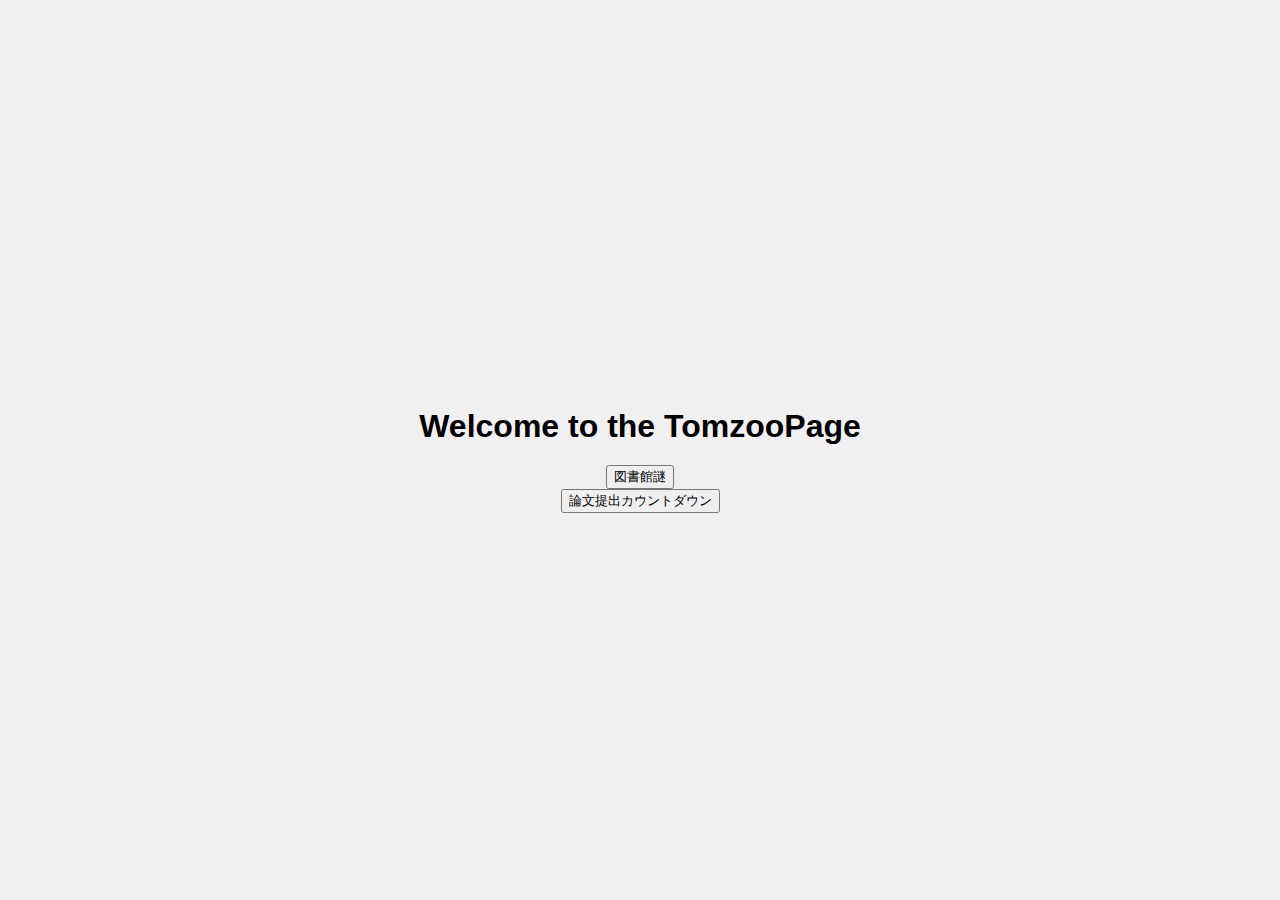
<file: index.html>
<!DOCTYPE html>
<html lang="en">
<head>
    <meta charset="UTF-8">
    <meta name="viewport" content="width=device-width, initial-scale=1.0">
    <title>TomzooPage</title>
    <link rel="stylesheet" href="style.css">
</head>
<body>
    <h1>Welcome to the TomzooPage</h1>
    <button onclick="location.href='library_quiz/index.html'">図書館謎</button>
    <button onclick="location.href='count_down/index.html'">論文提出カウントダウン</button>
</body>
</html>
</file>
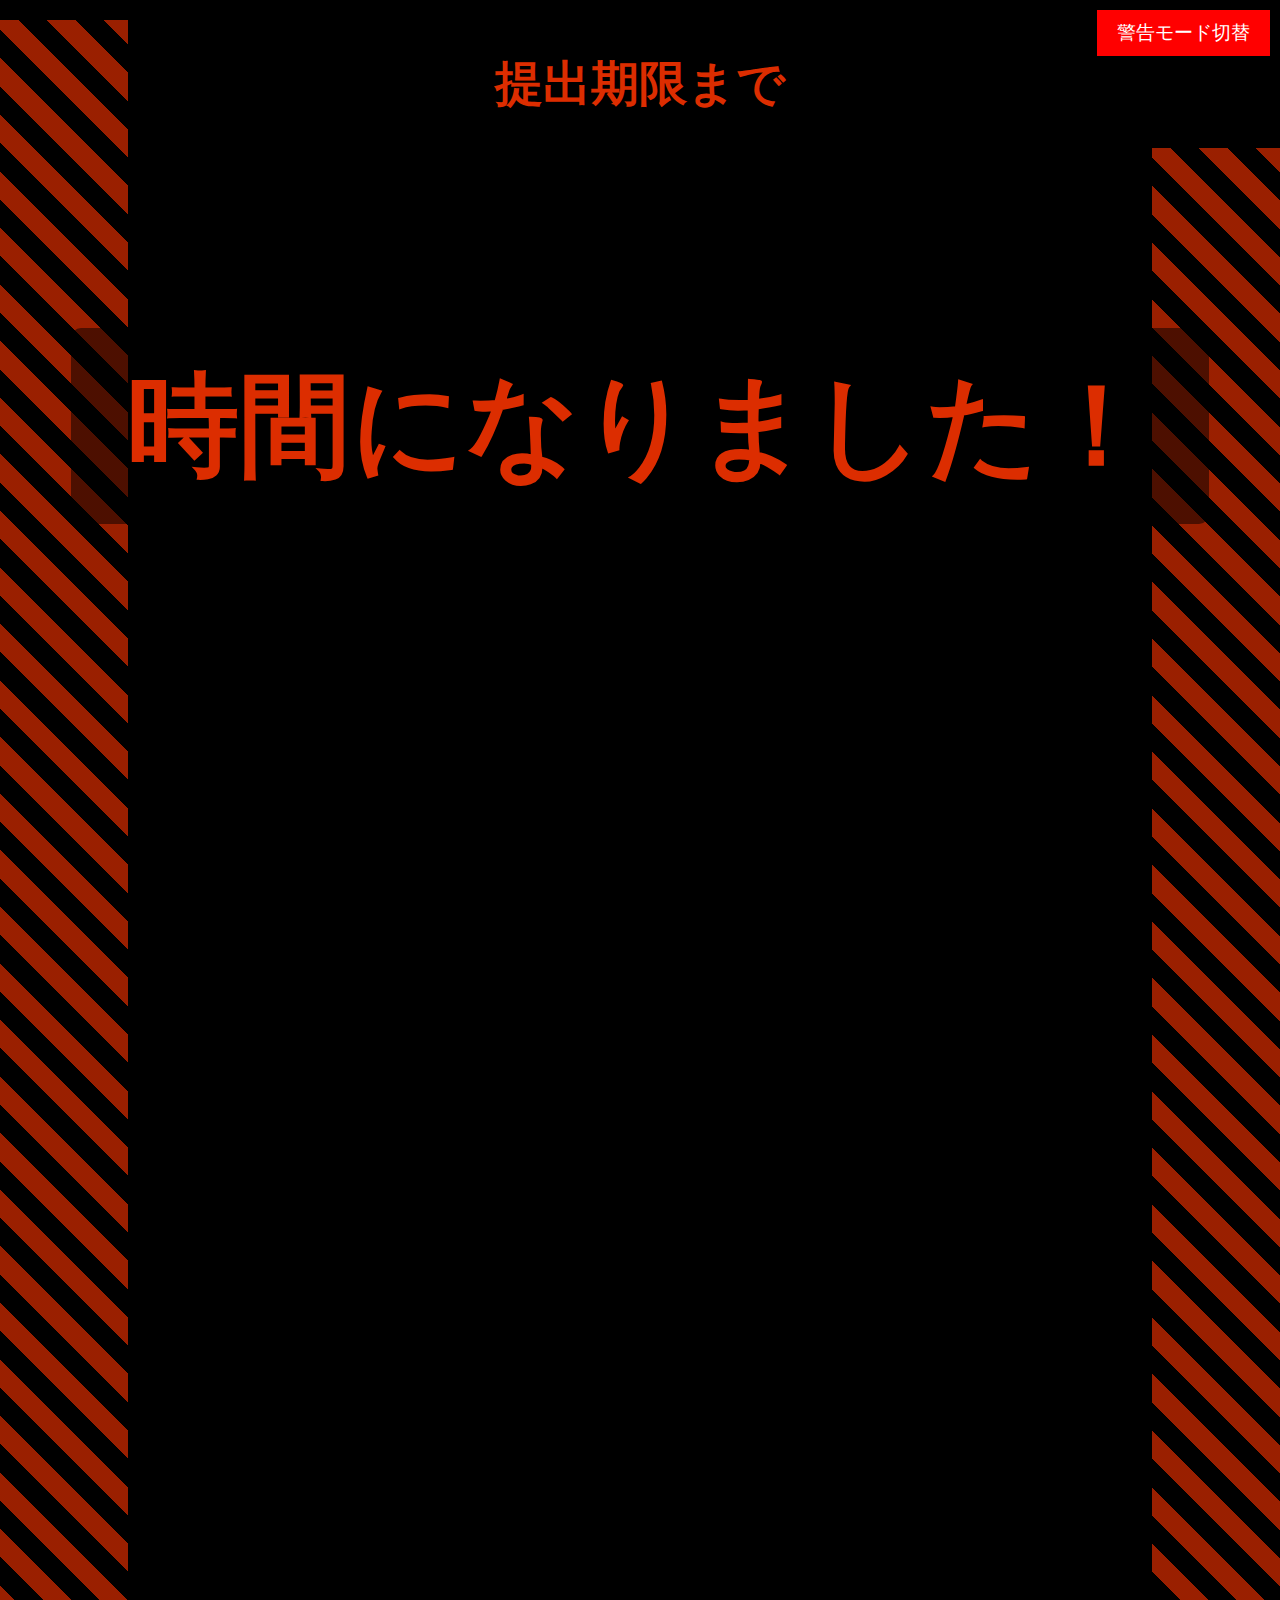
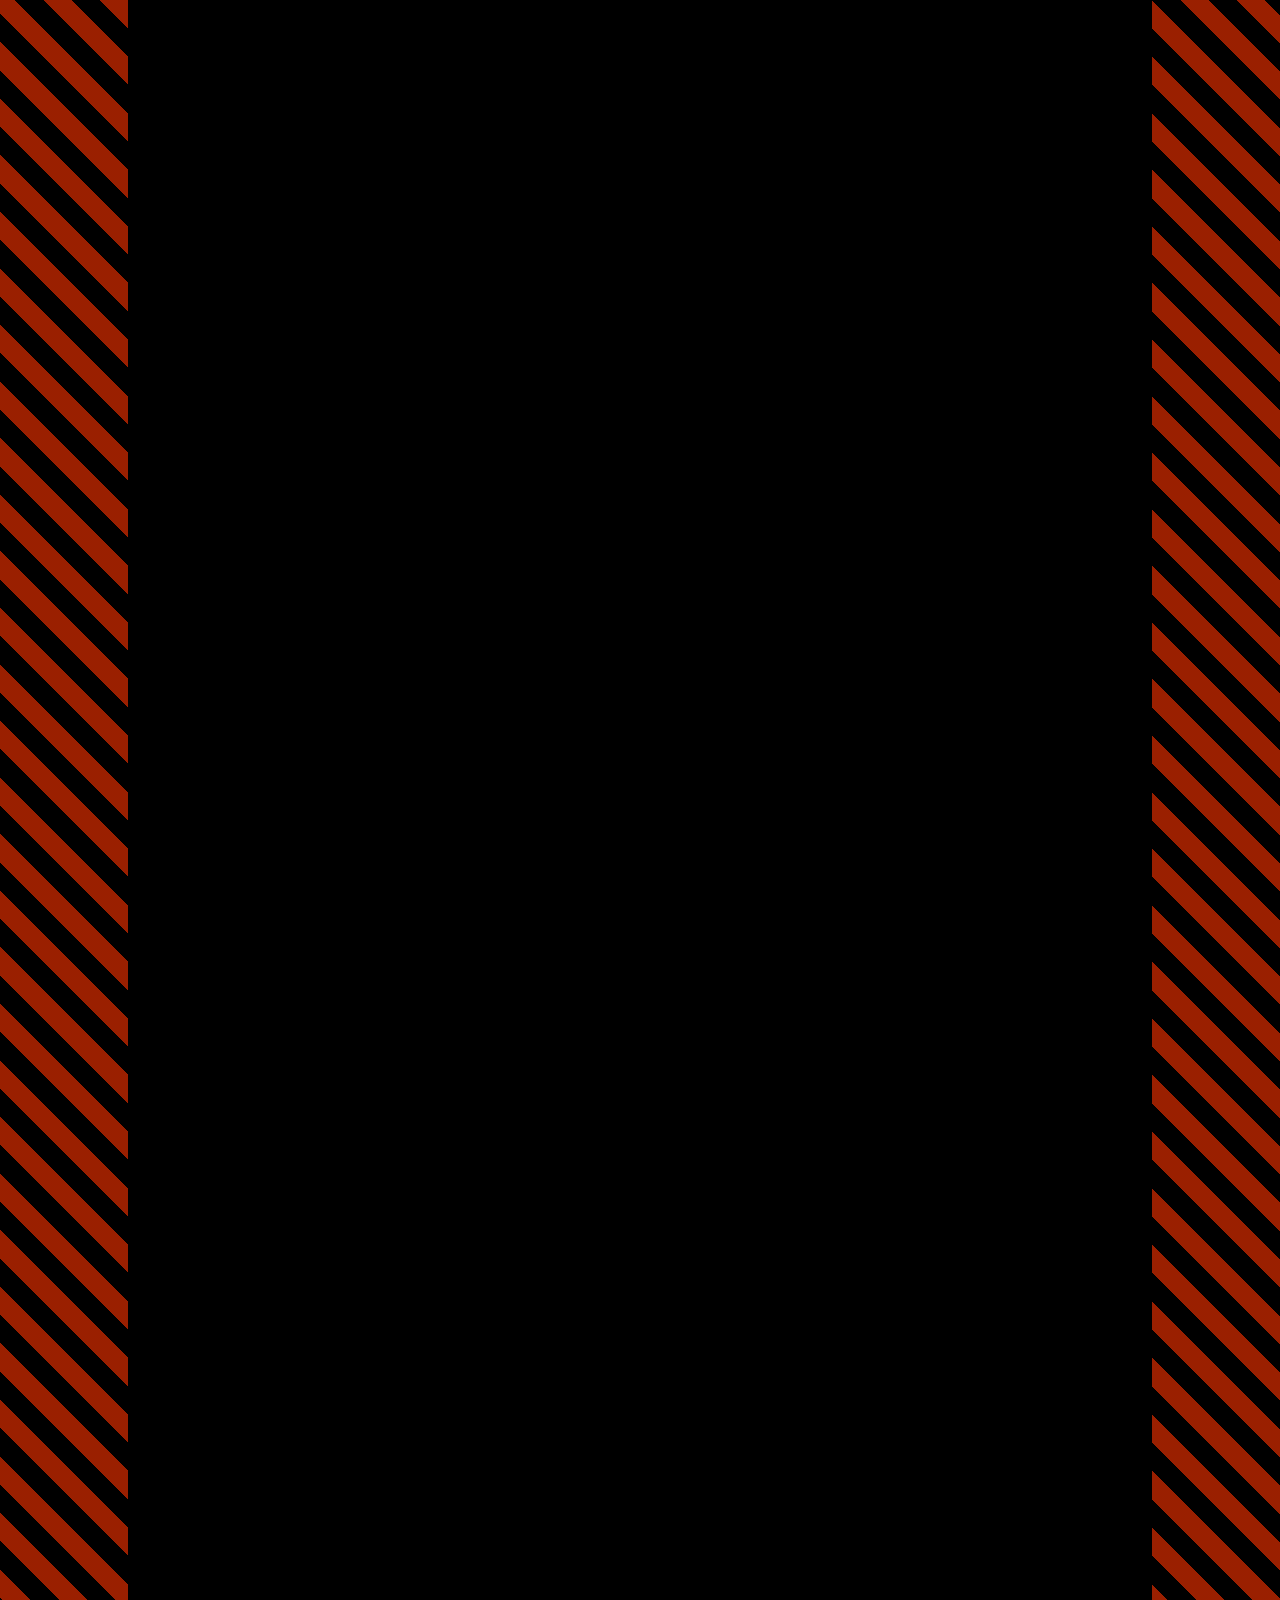
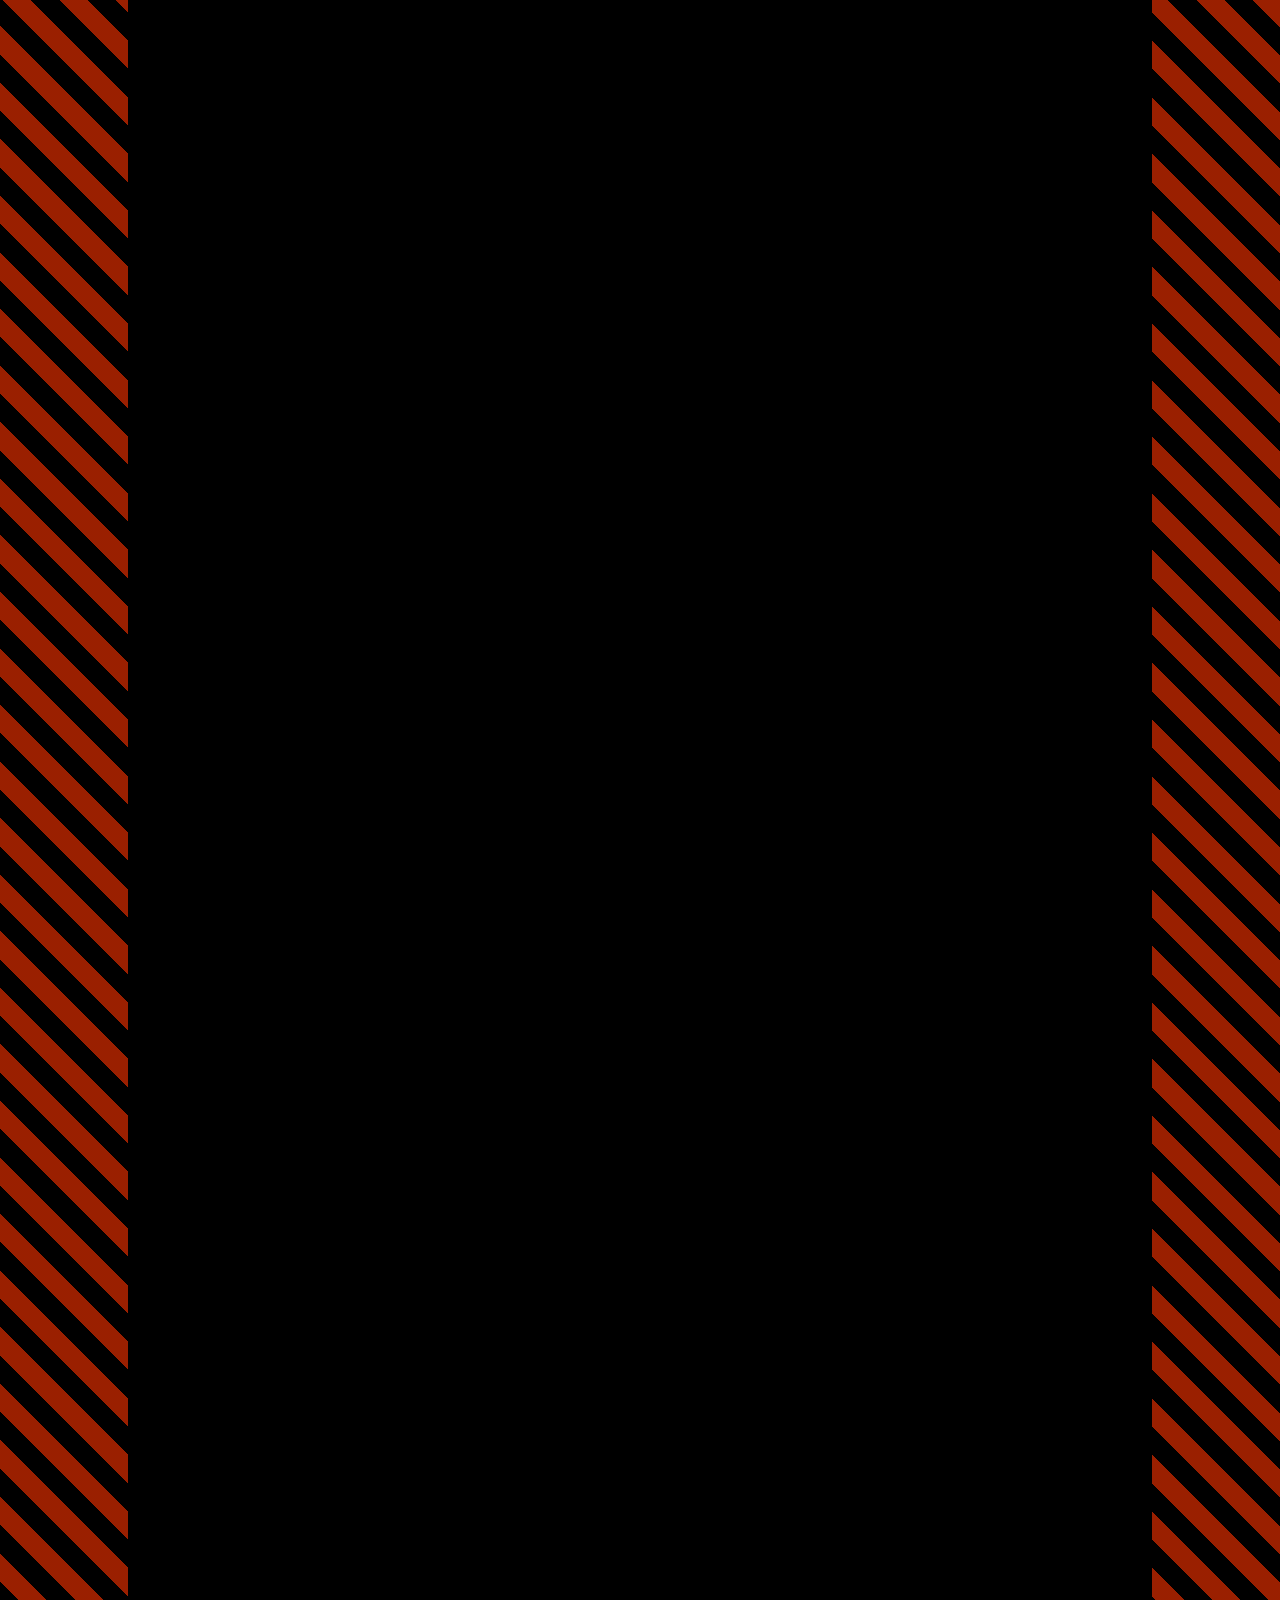
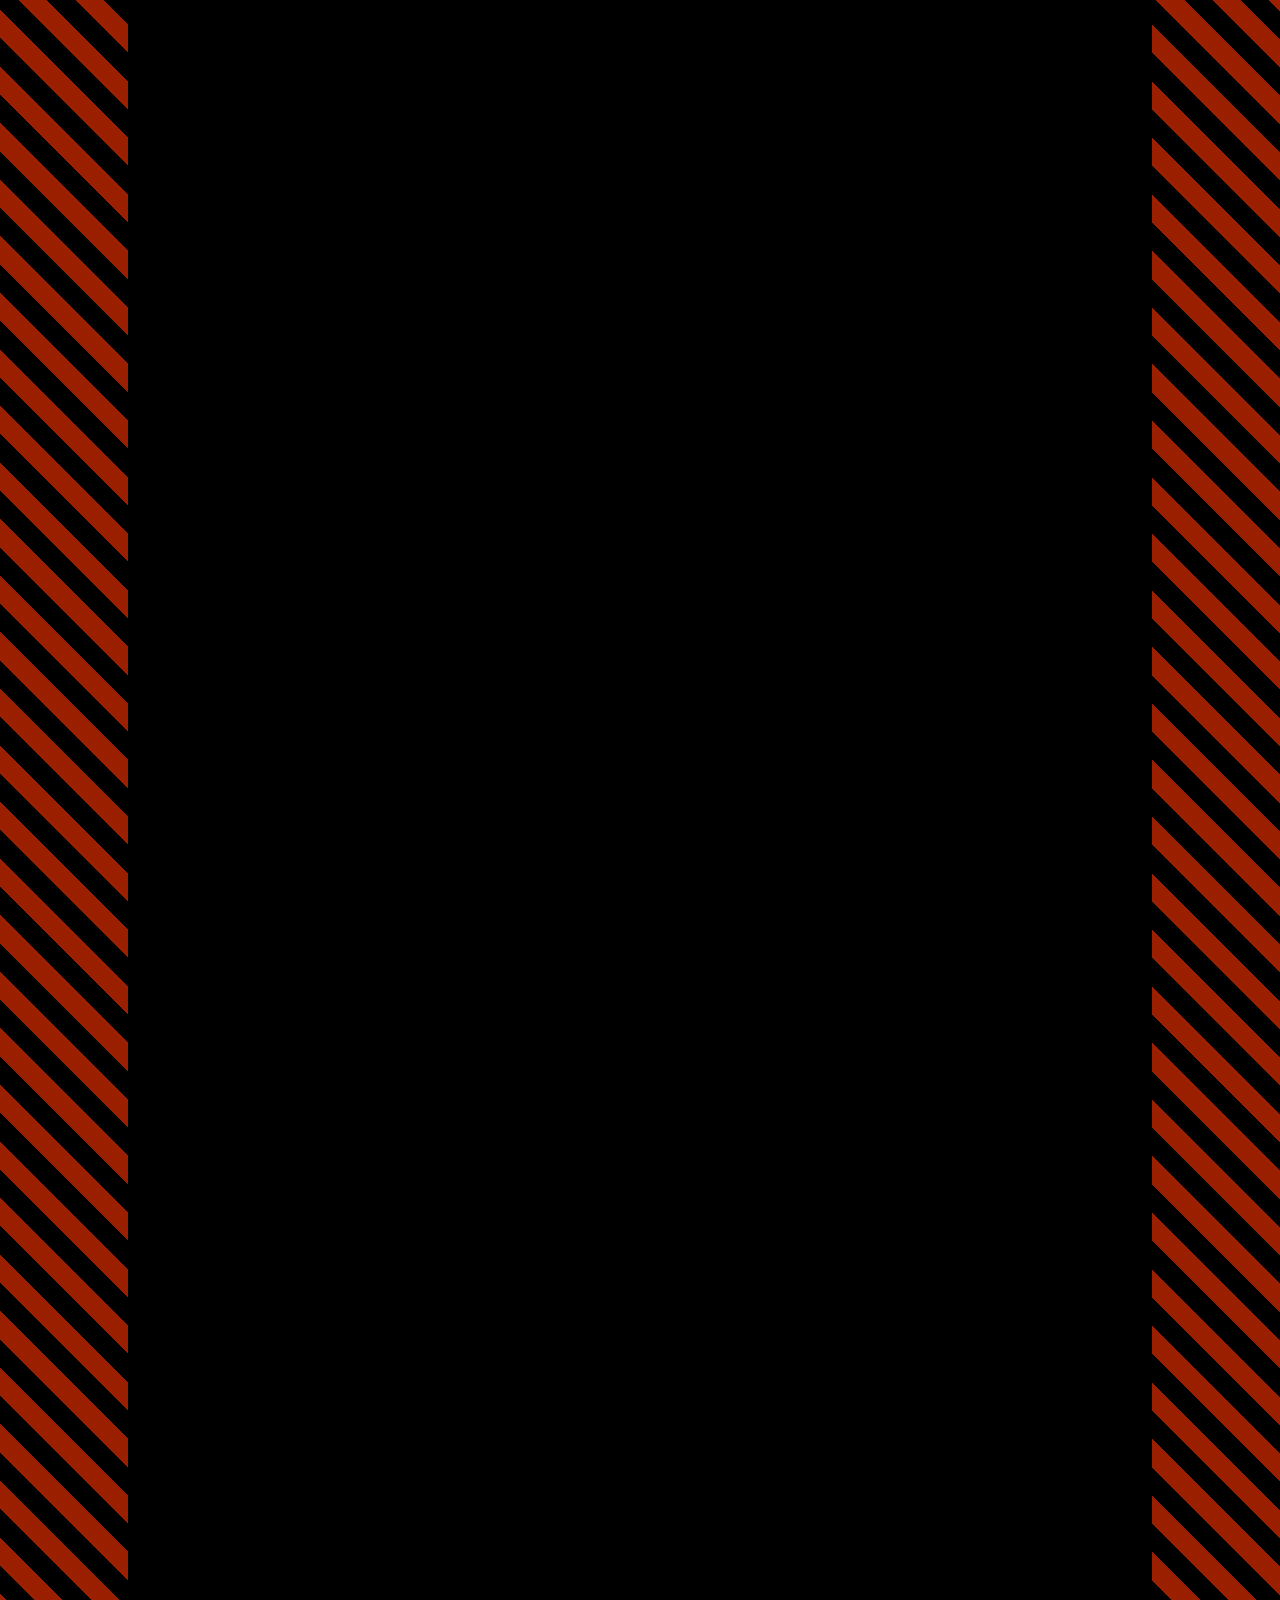
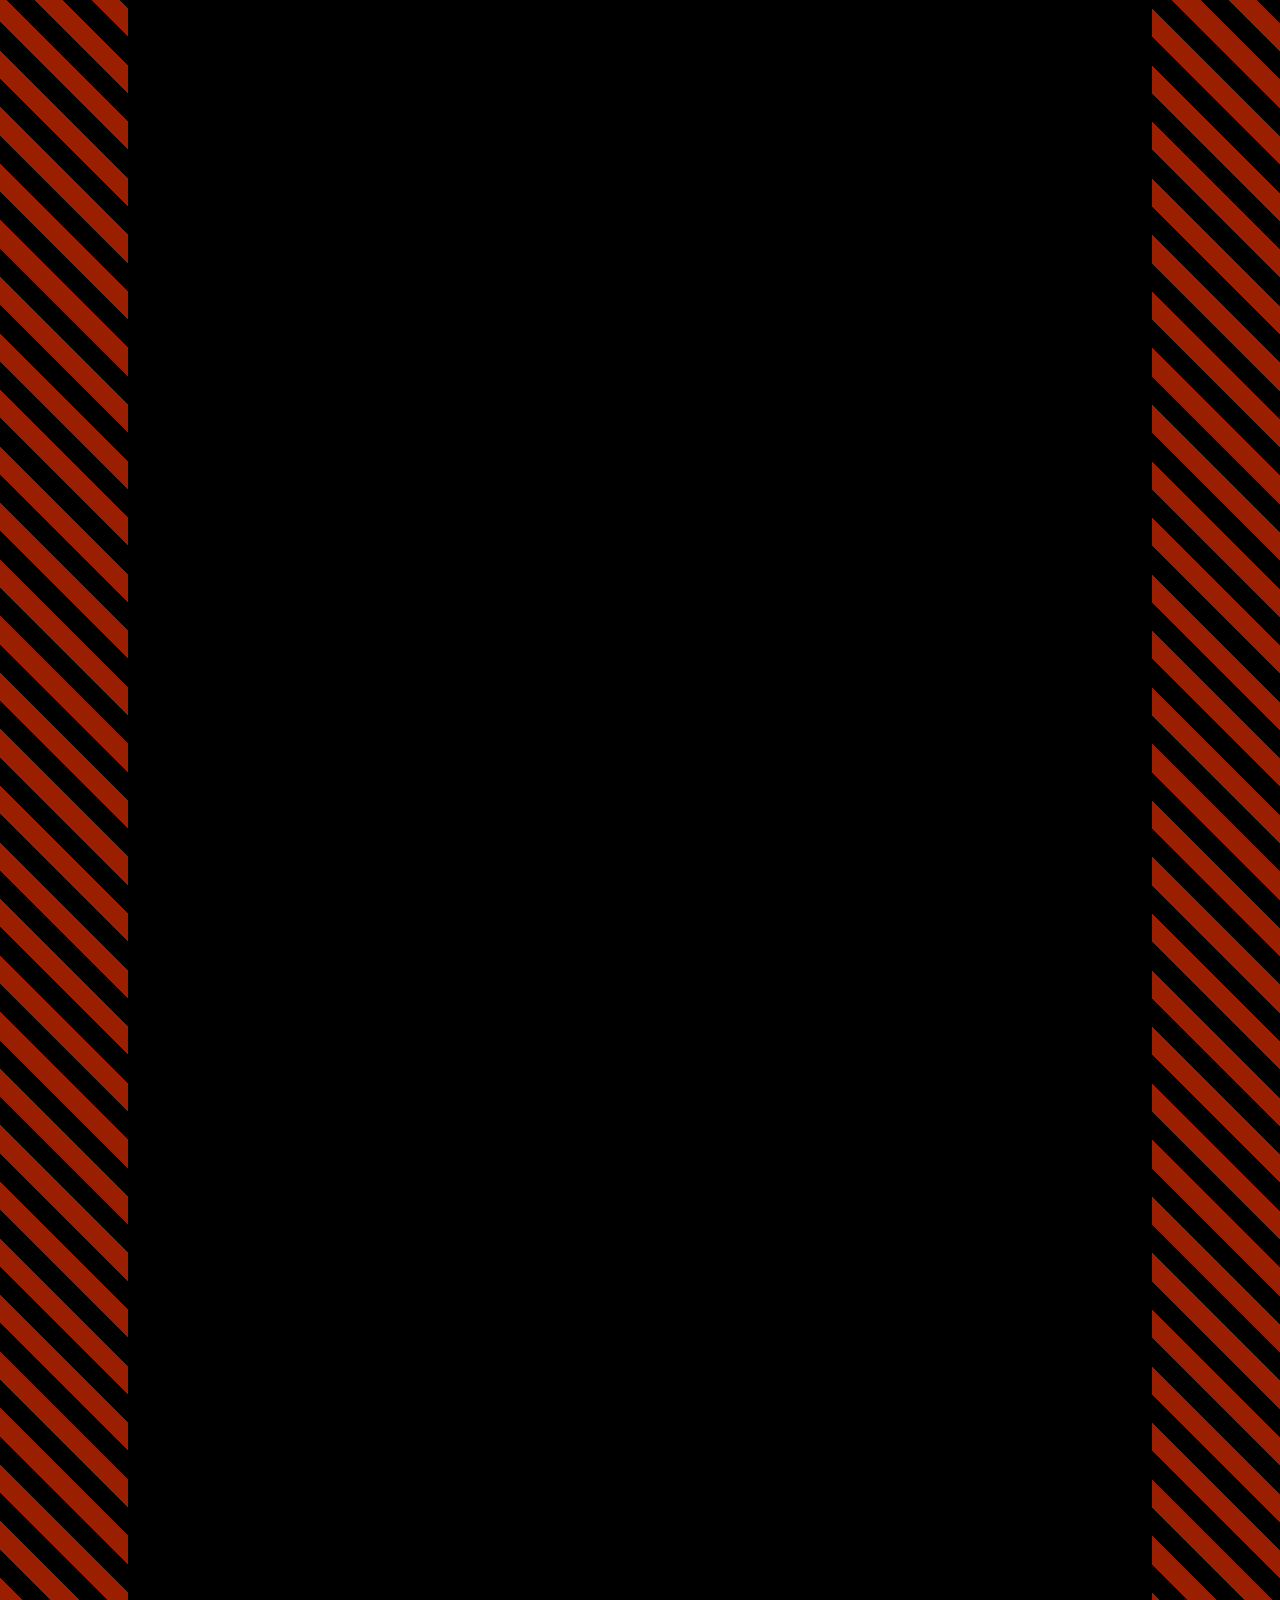
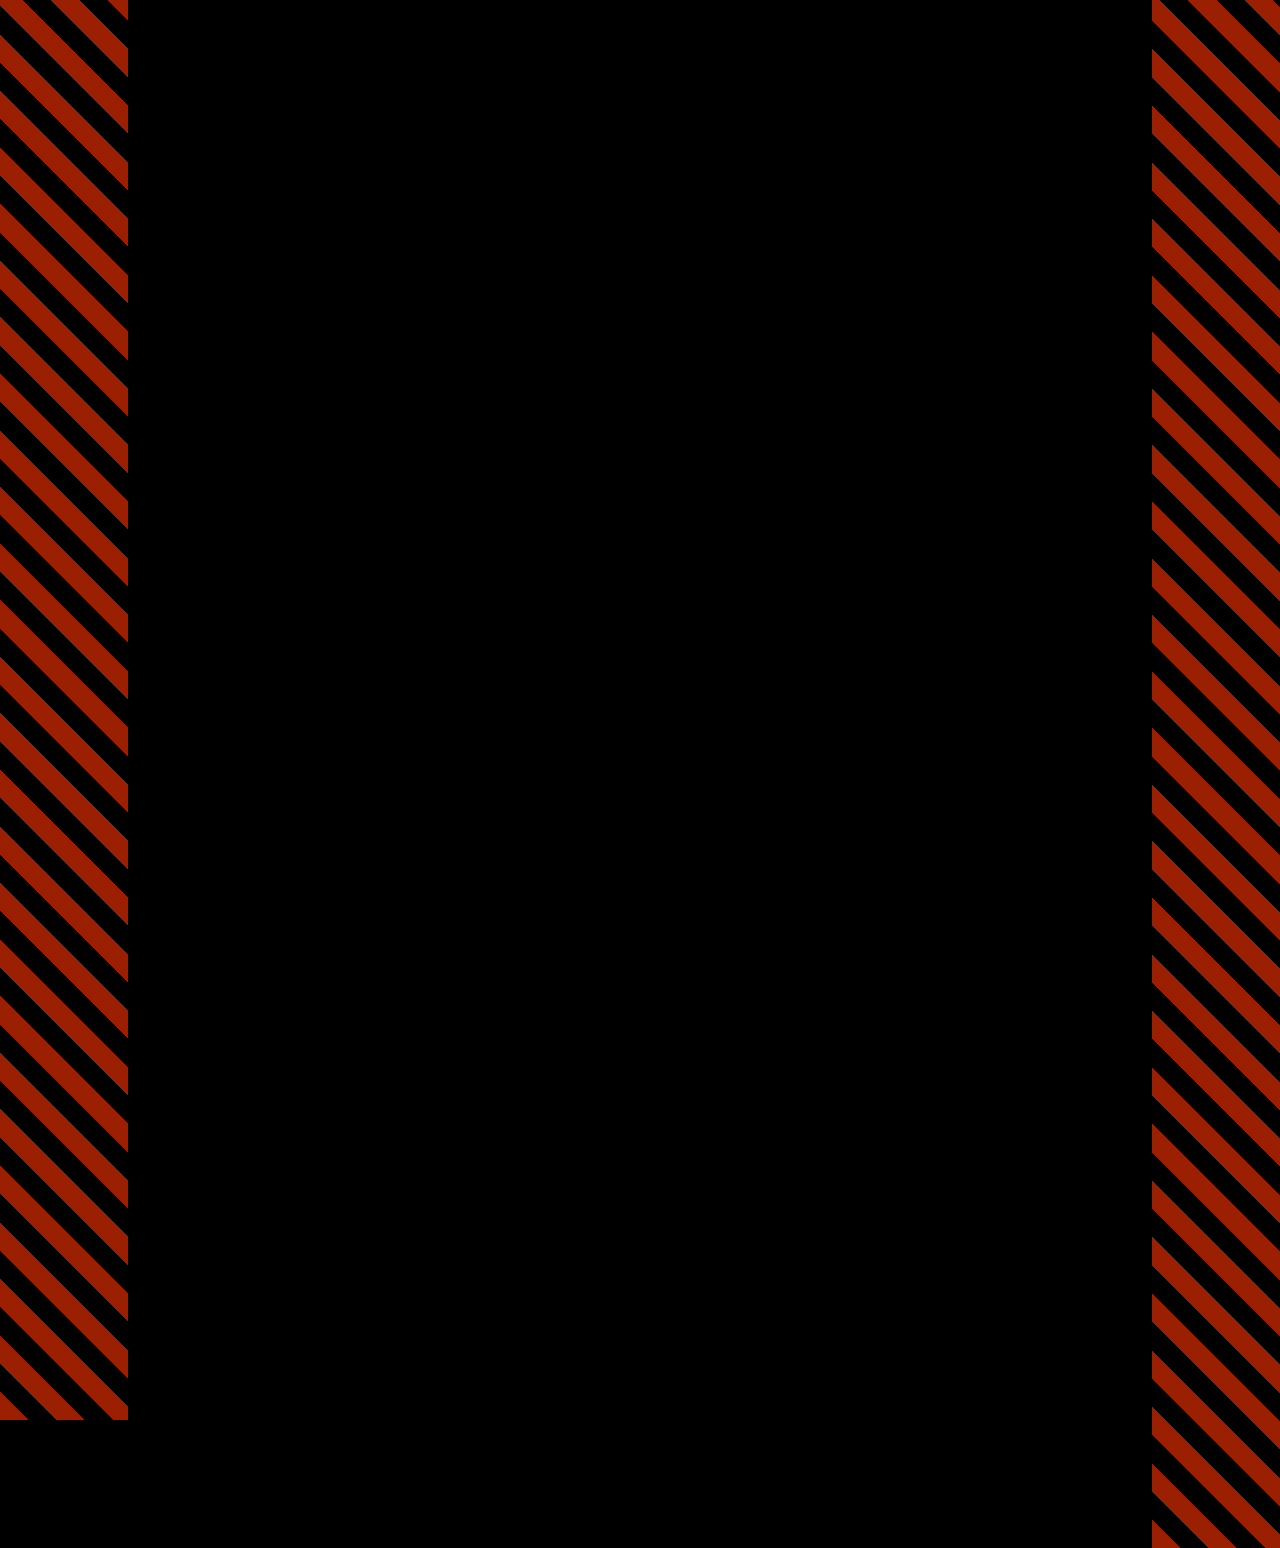
<file: count_down/index.html>
<!DOCTYPE html>
<html lang="ja">

<head>
    <meta charset="UTF-8">
    <meta name="viewport" content="width=device-width, initial-scale=1.0">
    <title>カウントダウン</title>
    <link href="https://fonts.googleapis.com/css2?family=Noto+Serif+JP:wght@400;700&display=swap" rel="stylesheet">
    <style>
        body {
            /* font-family: 'ＭＳ 明朝', serif; */
            font-family: 'serif', serif;
            text-align: center;
            margin: 0;
            padding: 20px;
            background: linear-gradient(to bottom, #000033, #440000);
            background-size: cover;
            color: white;
            transition: background 1s, color 1s;
            overflow: hidden;
            position: relative;
            height: 100vh;
        }

        #countdown {
            font-size: 7em;
            font-weight: bold;
            margin-top: 20vh;
            position: relative;
            z-index: 10;
            white-space: nowrap;
            display: inline-block;
            padding: 0.2em 0.5em;
            background: rgba(0, 0, 0, 0.5);
            border-radius: 10px;
        }

        .emergency {
            font-size: 3em;
            font-weight: bold;
        }

        .alert {
            background: black !important;
            color: rgb(220, 45, 0);
        }

        .alert::before,
        .alert::after {
            content: "";
            position: absolute;
            width: 10%;
            height: 1000%;
            background: repeating-linear-gradient(45deg,
                    rgb(220, 45, 0),
                    rgb(220, 45, 0)20px,
                    black 20px,
                    black 40px);
            opacity: 0.7;
            z-index: -1;
            animation: slide 10s linear infinite normal, blink 2s ease-in infinite alternate;
        }

        .alert::before {
            left: 0;
            animation-direction: normal;
        }

        .alert::after {
            right: 0;
            animation-direction: normal;
        }

        @keyframes slide {
            from {
                top: 0%;
            }

            to {
                top: -200%;
            }
        }

        @keyframes blink {
            0% {
                opacity: 0.2;
            }

            50% {
                opacity: 0.8;
            }

            100% {
                opacity: 0.2;
            }
        }

        @keyframes blinkText {
            from {
                opacity: 1;
            }

            to {
                opacity: 0.3;
            }
        }

        .toggle-alert {
            position: absolute;
            top: 10px;
            right: 10px;
            padding: 10px 20px;
            background-color: #ff0000;
            color: #ffffff;
            border: none;
            cursor: pointer;
            font-size: 1.2em;
            z-index: 20;
        }

        .countdown-item {
            display: inline-block;
            width: auto;
            margin: 0 0.2em;
            position: relative;
        }

        .countdown-item span {
            font-size: 0.5em;
        }

    </style>
</head>

<body>
    <h1 class="emergency">提出期限まで</h1>
    <div id="countdown"></div>
    <button class="toggle-alert" id="toggle-alert" onclick="toggleAlertMode()">警告モード切替</button>
    <script>

        const targetDate = new Date("2025-02-10T15:00:00+09:00");

        function updateCountdown() {
            const now = new Date();
            const diff = targetDate - now;

            if (diff <= 0) {
                document.getElementById("countdown").innerText = "時間になりました！";
                document.body.classList.add("alert");
                return;
            }

            const days = String(Math.floor(diff / (1000 * 60 * 60 * 24))).padStart(2, '0');
            const hours = String(Math.floor((diff % (1000 * 60 * 60 * 24)) / (1000 * 60 * 60))).padStart(2, '0');
            const minutes = String(Math.floor((diff % (1000 * 60 * 60)) / (1000 * 60))).padStart(2, '0');
            const seconds = String(Math.floor((diff % (1000 * 60)) / 1000)).padStart(2, '0');

            document.getElementById("countdown").innerHTML = `
                <span class="countdown-item"><b>${days}</b><span>日</span></span>
                <span class="countdown-item"><b>${hours}</b><span>時間</span></span>
                <span class="countdown-item"><b>${minutes}</b><span>分</span></span>
                <span class="countdown-item"><b>${seconds}</b><span>秒</span></span>
            `;

            if (diff <= 24 * 60 * 60 * 1000) {
                document.body.classList.add("alert");
                const toggleButton = document.getElementById("toggle-alert");
                if (toggleButton) {
                    toggleButton.remove();
                }
            }
        }

        function toggleAlertMode() {
            document.body.classList.toggle("alert");
        }

        setInterval(updateCountdown, 1000);
        updateCountdown();
    </script>
</body>

</html>
</file>
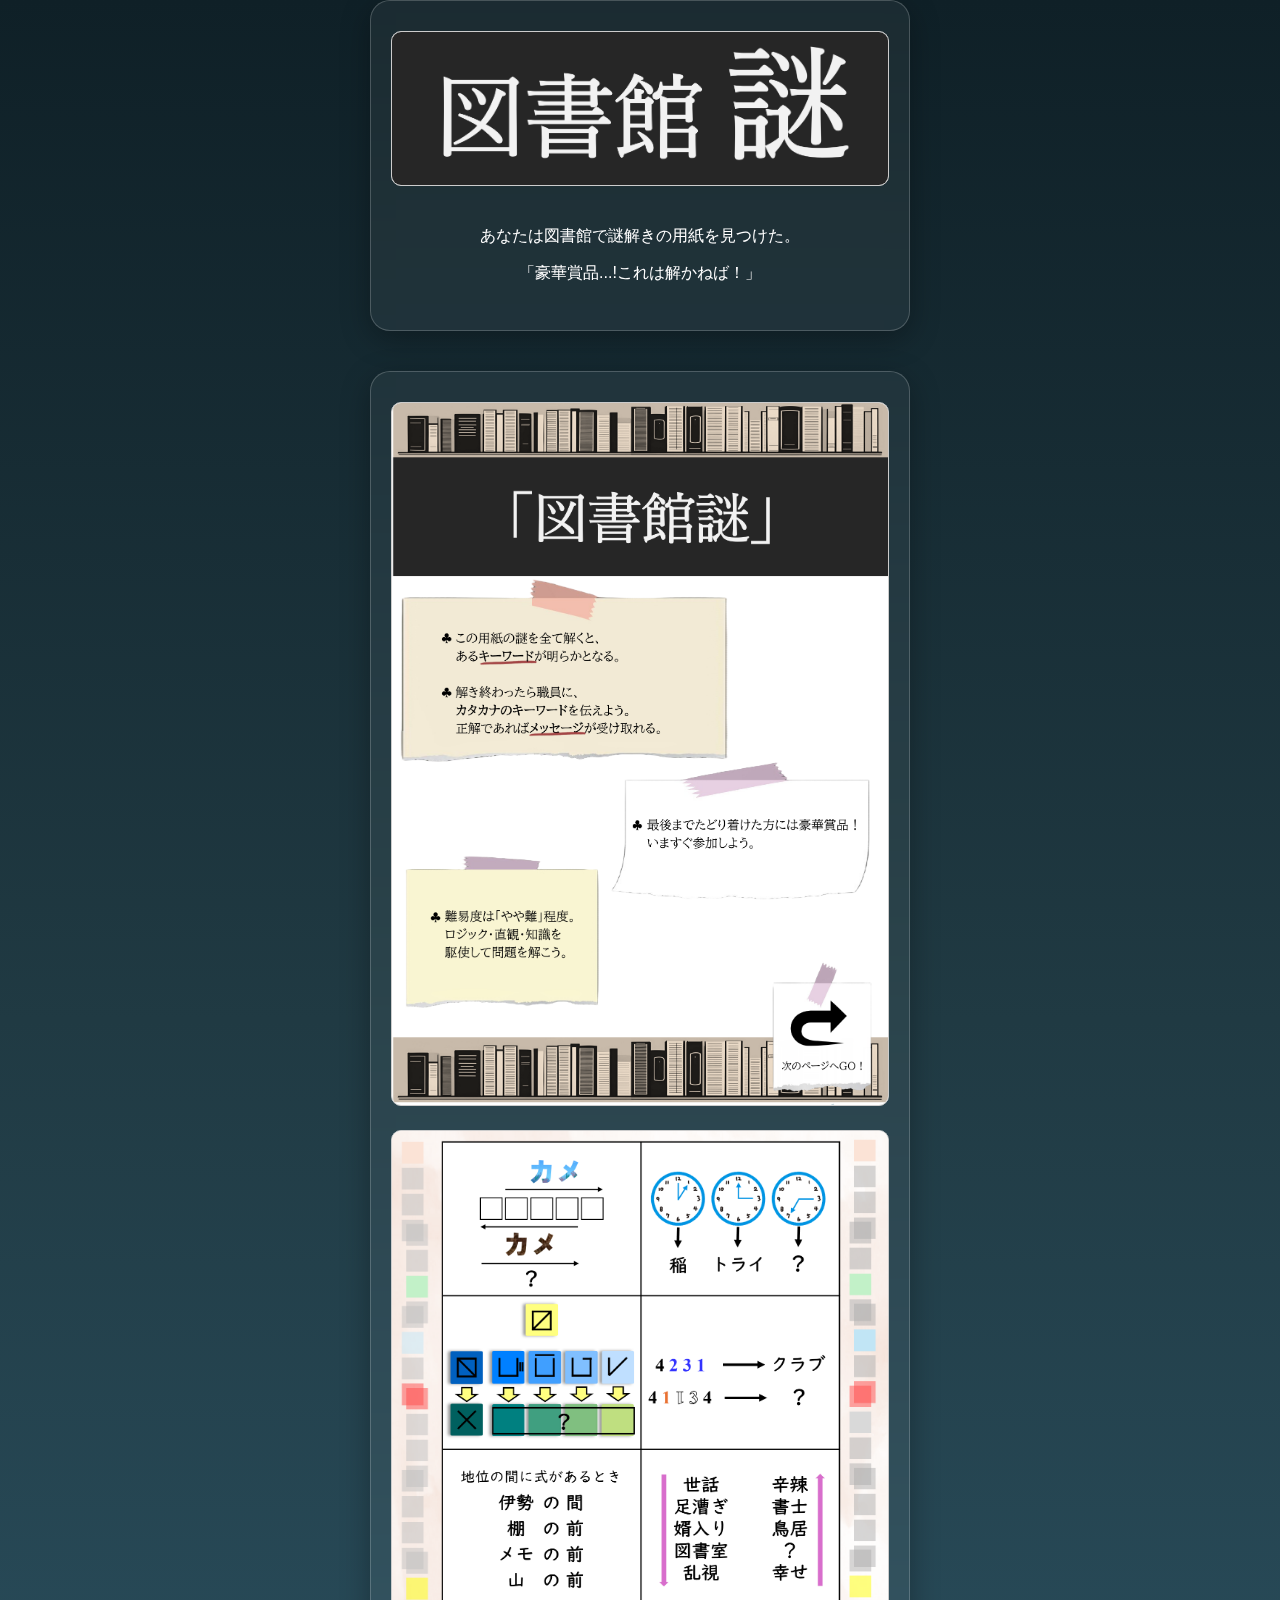
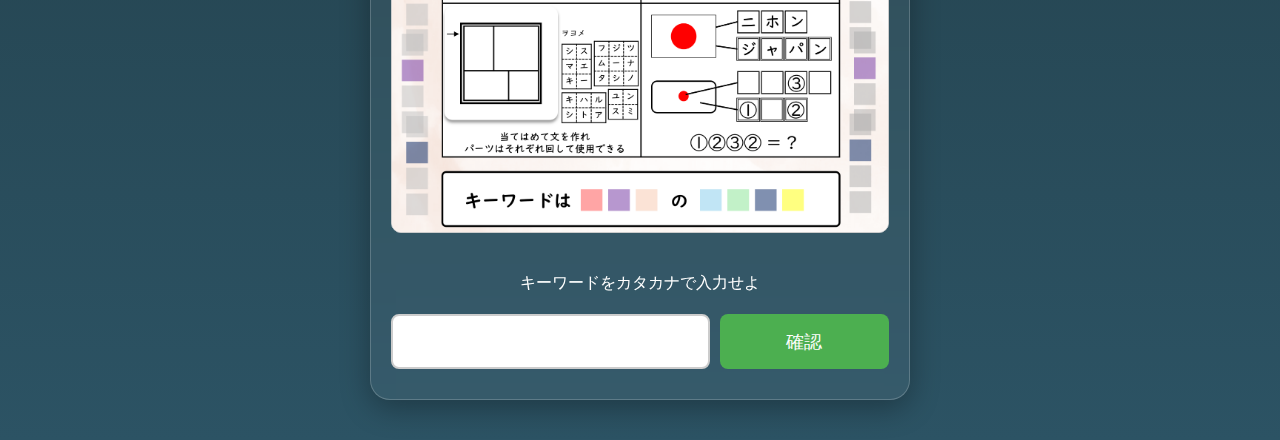
<file: libnazo_2024/index.html>
<!DOCTYPE html>
<html lang="ja">

<head>
    <meta charset="UTF-8" />
    <meta name="viewport" content="width=device-width, initial-scale=1.0" />
    <title>LibNazo 2024</title>
    <style>
        * {
            box-sizing: border-box;
        }

        html,
        body {
            margin: 0;
            padding: 0;
            font-family: 'Segoe UI', sans-serif;
            background: linear-gradient(to bottom, #0f2027, #203a43, #2c5364);
            color: #fff;
            display: flex;
            flex-direction: column;
            align-items: center;
            min-height: 100vh;
        }

        #title {
            width: 90%;
            max-width: 600px;
            height: auto;
            border: 1px solid #ccc;
            border-radius: 10px;
            margin: 40px 0 20px;
            background-color: #fff;
        }

        .quiz-img {
            width: 100%;
            max-width: 640px;
            height: auto;
            border: 1px solid #ccc;
            border-radius: 10px;
            margin-bottom: 20px;
            background-color: #fff;
        }

        .section-box {
            background: rgba(255, 255, 255, 0.05);
            border: 1px solid rgba(255, 255, 255, 0.2);
            border-radius: 20px;
            padding: 30px 20px;
            max-width: 600px;
            width: 90%;
            box-shadow: 0 8px 30px rgba(0, 0, 0, 0.3);
            backdrop-filter: blur(10px);
            margin-bottom: 40px;
            text-align: center;
        }

        form {
            display: flex;
            flex-direction: row;
            width: 100%;
            justify-content: center;
            gap: 10px;
            margin-top: 20px;
            flex-wrap: wrap;
        }

        input[type="text"] {
            flex: 1 1 60%;
            padding: 15px;
            font-size: 18px;
            border: 2px solid #ccc;
            border-radius: 8px;
            box-sizing: border-box;
        }

        button {
            flex: 1 1 30%;
            padding: 15px;
            font-size: 18px;
            background-color: #4CAF50;
            color: white;
            border: none;
            border-radius: 8px;
            cursor: pointer;
            transition: background-color 0.3s ease;
        }

        button:hover {
            background-color: #45a049;
        }

        .incorrect-result {
            color: #ff4d4d;
            background-color: #ffebeb;
            border: 1px solid #ff4d4d;
            padding: 15px;
            border-radius: 8px;
            box-shadow: 0 4px 8px rgba(255, 77, 77, 0.2);
            margin-top: 10px;
        }

        .correct-result {
            color: #333;
            background-color: #f1f9ff;
            padding: 15px;
            border: 1px solid #ddd;
            border-radius: 8px;
            box-shadow: 0 4px 8px rgba(0, 0, 0, 0.1);
            margin-top: 10px;
        }

        #final-question img {
            width: 90%;
            max-width: 500px;
            height: auto;
            border: 1px solid #ccc;
            border-radius: 10px;
            margin: 20px 0;
        }

        @media (max-width: 500px) {

            input[type="text"],
            button {
                font-size: 16px;
                padding: 12px;
            }
        }
    </style>
</head>

<body>
    <div id="initial-question" class="section-box">
        <img src="title.png" alt="タイトル画像" class="quiz-img">
        <p>あなたは図書館で謎解きの用紙を見つけた。</p>
        <p>「豪華賞品...!これは解かねば！」</p>
    </div>

    <div id="initial-question" class="section-box">
        <!-- クイズ画像を追加 -->
        <img src="quiz_1.png" alt="クイズ1" class="quiz-img">
        <!-- 2つ目のクイズ画像を追加 -->
        <img src="quiz_2.png" alt="クイズ2" class="quiz-img">

        <p>キーワードをカタカナで入力せよ</p>
        <form id="initial-answer-form" onsubmit="return checkInitialAnswer(event)">
            <input type="text" id="initial-answer" name="initial-answer" required>
            <button type="submit">確認</button>
        </form>
        <div id="incorrect-initial-result" class="incorrect-result" style="display: none;">残念！不正解です！</div>
        <div id="initial-answer-result" class="correct-result" style="display: none;">
            <h3>正解です！</h3>
            <p>職員に答えを告げると、追加で用紙を手渡された。</p>
        </div>
    </div>

    <div id="final-question" class="section-box" style="display: none;">
        <h2>最終問題</h2>
        <img src="quiz_last.png" alt="final_question">
        <p>最終問題の答えをカタカナで入力せよ</p>
        <form id="final-answer-form" onsubmit="return checkFinalAnswer(event)">
            <input type="text" id="final-answer" name="final-answer" required>
            <button type="submit">確認</button>
        </form>
        <div id="incorrect-final-result" class="incorrect-result" style="display: none;">残念！不正解です！</div>
        <div id="final-answer-result" class="correct-result" style="display: none;">
            <h3>正解です！</h3>
            <p>「おめでとうございます！見事謎を解き明かしましたね！<br>お疲れさまでした！」</p>
            <p>...豪華賞品は？</p>
            <p>「ここに置いてある本を<br>いつでも借りることができる権利を贈呈します！」
            <p>...それは確かに豪華賞品だ。<br>けどもともと本は無料で借りられるじゃないか！</p>
            <br>
            <hr>
            <br>
            <p>ここまで謎を解いてくれてありがとうございます。</p>
            <p>制作者にぜひ感想をお寄せください。</p>
        </div>
    </div>

    <script>
        window.onload = function () {
            document.getElementById("final-question").style.display = "none";
        };
        const correctInitialAnswer = "アカイロ";
        const correctFinalAnswer = "ブンコボン";

        function checkInitialAnswer(event) {
            event.preventDefault();
            const userAnswer = document.getElementById("initial-answer").value.trim();
            if (userAnswer === correctInitialAnswer) {
                document.getElementById("initial-answer-form").style.display = "none";
                document.getElementById("initial-answer-result").style.display = "block";
                document.getElementById("final-question").style.display = "block";
                document.getElementById("incorrect-initial-result").style.display = "none";
            } else {
                document.getElementById("incorrect-initial-result").style.display = "block";
            }
        }

        function checkFinalAnswer(event) {
            event.preventDefault();
            const userAnswer = document.getElementById("final-answer").value.trim();
            if (userAnswer === correctFinalAnswer) {
                document.getElementById("final-answer-form").style.display = "none";
                document.getElementById("final-answer-result").style.display = "block";
                document.getElementById("incorrect-final-result").style.display = "none";
            } else {
                document.getElementById("incorrect-final-result").style.display = "block";
            }
        }
    </script>
</body>

</html>
</file>
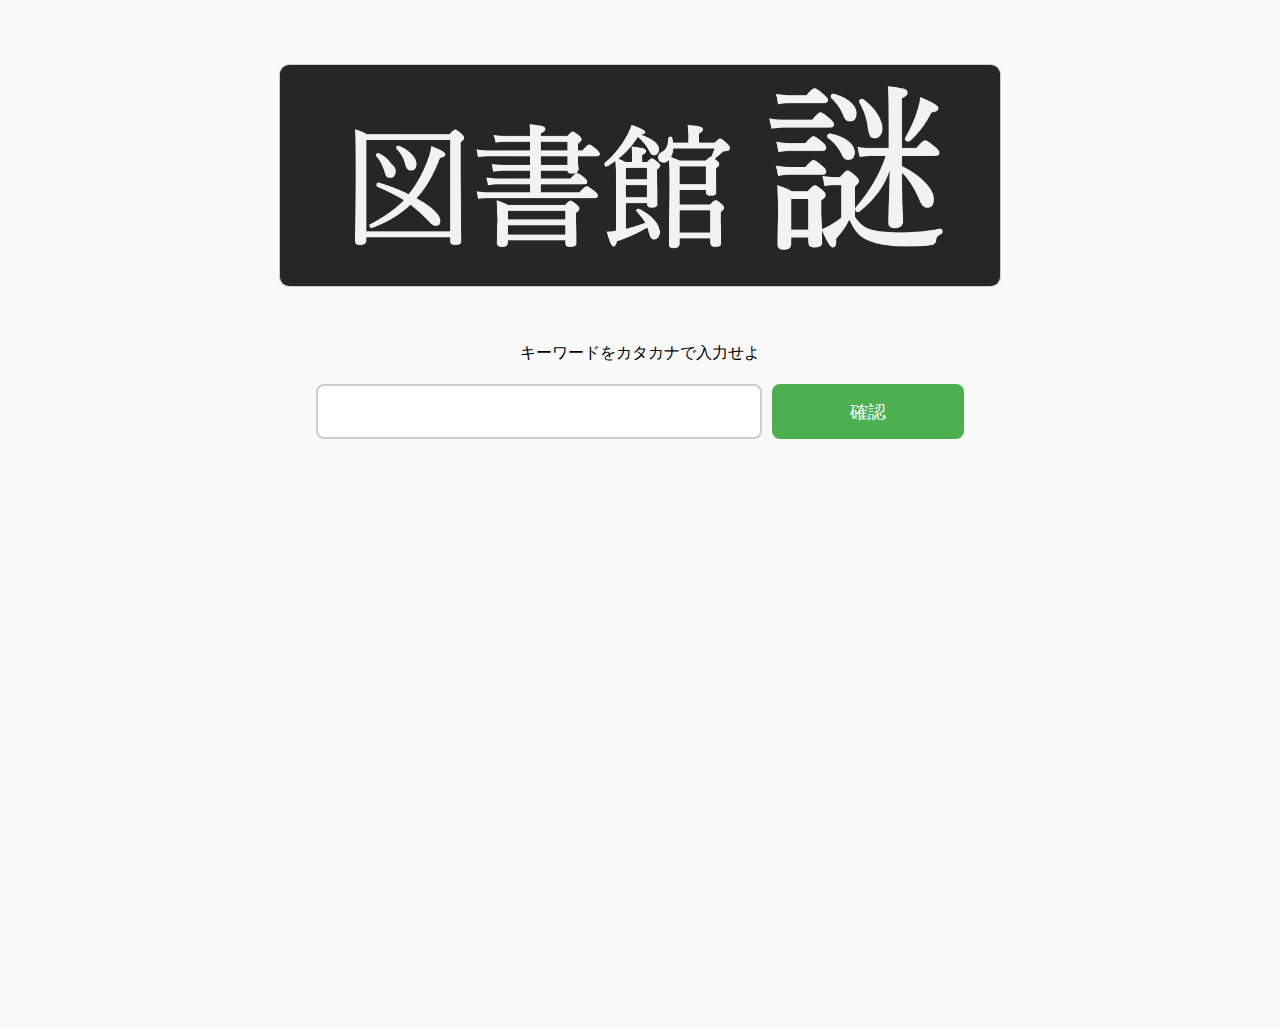
<file: library_quiz/index.html>
<!DOCTYPE html>
<html lang="ja">
<head>
    <meta charset="UTF-8">
    <meta name="viewport" content="width=device-width, initial-scale=1.0">
    <title>図書館謎</title>
    <link rel="stylesheet" href="style.css">
    <script src="script.js" defer></script>
</head>

<body>
    <img id="title" src="title.png" alt="title">

    <div id="initial-question">
        <p>キーワードをカタカナで入力せよ</p>
        <form id="initial-answer-form" onsubmit="return checkInitialAnswer(event)">
            <input type="text" id="initial-answer" name="initial-answer" required>
            <button type="submit">確認</button>
        </form>
        <div id="incorrect-initial-result" class="incorrect-result" style="display: none;">残念！不正解です！</div>
        <div id="initial-answer-result">
            <h3>正解です！</h3>
        </div>
    </div>

    <div id="final-question" style="display: none;">
        <h1>最終問題</h1>
        <img src="final_question.png" alt="final_question">
        <p>最終問題の答えをカタカナで入力せよ</p>
        <form id="final-answer-form" onsubmit="return checkFinalAnswer(event)">
            <input type="text" id="final-answer" name="final-answer" required>
            <button type="submit">確認</button>
        </form>
        <div id="incorrect-final-result" class="incorrect-result" style="display: none;">残念！不正解です！</div>
        <div id="final-answer-result">
            <h3>正解です！</h3>
            <br>
            <p>ここまで謎を解いてくれてありがとうございます。</p>
            <p>制作者にぜひ感想をお寄せください。</p>
        </div>
    </div>
</body>
</html>
</file>
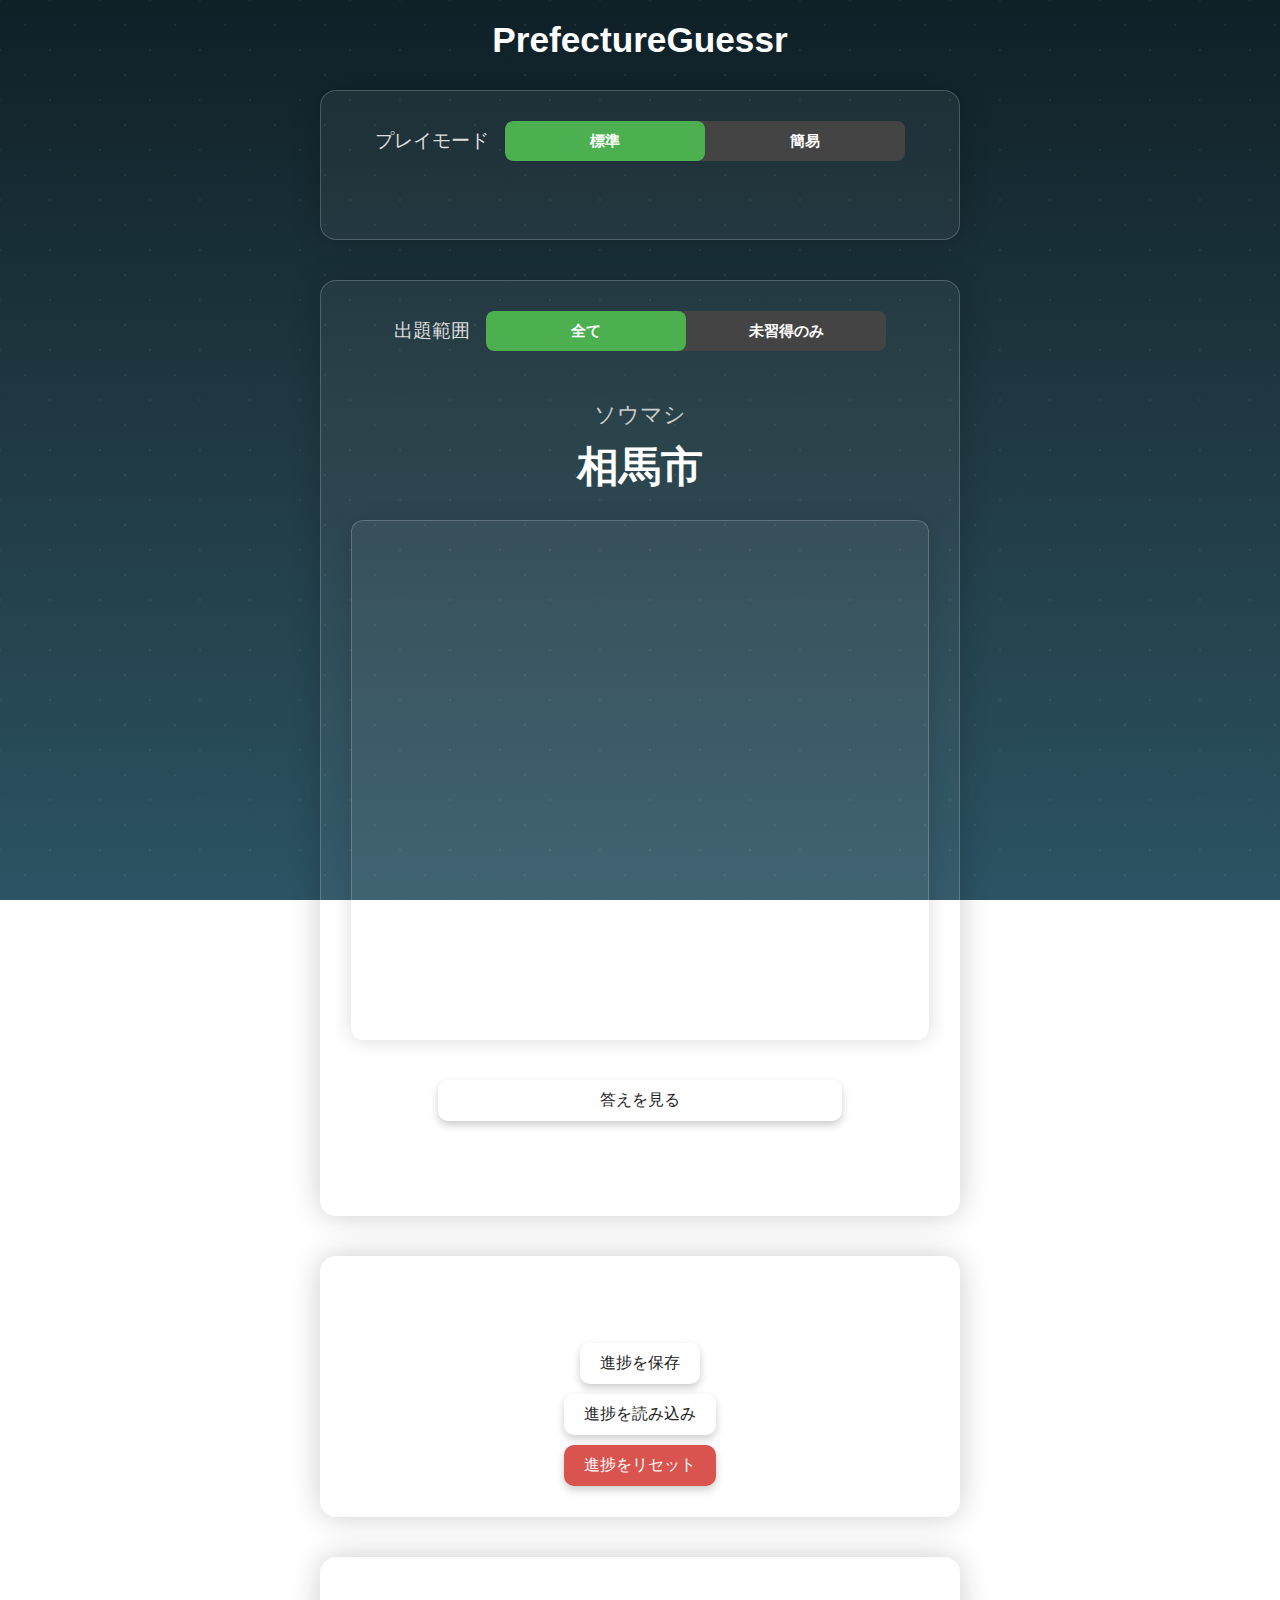
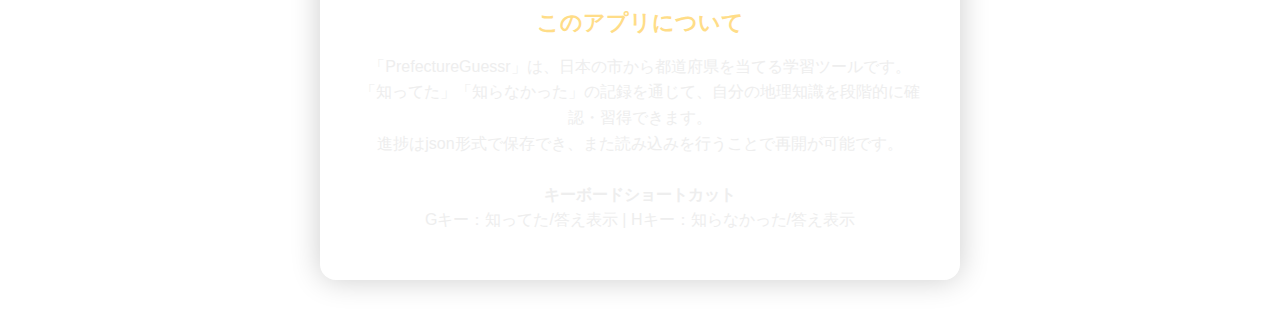
<file: prefecture_guessr/index.html>
<!DOCTYPE html>
<html lang="ja">

<head>
  <meta charset="UTF-8" />
  <title>PrefectureGuessr</title>
  <style>
    html,
    body {
      overflow-x: hidden;
    }

    html {
      height: 100%;
    }

    body {
      min-height: 100vh;
      height: auto;
      font-family: 'Segoe UI', sans-serif;
      margin: 0;
      padding: 0;
      color: #fff;
      display: flex;
      flex-direction: column;
      align-items: center;
      text-align: center;
      background: linear-gradient(to bottom, #0f2027, #203a43, #2c5364) fixed;
      position: relative;
    }

    body::before {
      content: "";
      position: absolute;
      top: 0;
      left: 0;
      width: 100vw;
      height: 100%;
      background: radial-gradient(white 1px, transparent 1px),
        radial-gradient(white 1px, transparent 1px);
      background-size: 50px 50px;
      background-position: 0 0, 25px 25px;
      opacity: 0.05;
      animation: stars 60s linear infinite;
      z-index: 0;
    }

    @keyframes stars {
      0% {
        transform: translate(0, 0);
      }

      100% {
        transform: translate(-50px, -50px);
      }
    }

    h1 {
      font-size: 2.2em;
      margin: 20px 0 10px;
      z-index: 1;
    }

    .wrapper {
      width: 100%;
      max-width: 640px;
      box-sizing: border-box;
      margin: 20px auto;
      padding: 30px;
      background: rgba(255, 255, 255, 0.05);
      border: 1px solid rgba(255, 255, 255, 0.2);
      border-radius: 16px;
      box-shadow: 0 0 30px rgba(0, 0, 0, 0.2);
      z-index: 1;
    }

    .wrapper:last-of-type {
      margin-bottom: 40px;
    }

    .wrapper h2 {
      font-size: 1.4em;
      margin-bottom: 0.5em;
      color: #ffdd88;
    }

    .wrapper p {
      font-size: 1em;
      line-height: 1.6;
      color: #eee;
      word-break: break-word;
      white-space: normal;
    }

    #kana {
      font-size: 1.4em;
      color: #ccc;
      margin-bottom: 0.4em;
    }

    #city {
      font-size: 2.6em;
      font-weight: bold;
      margin-bottom: 0.6em;
    }

    #info-box {
      margin-top: 1em;
      margin-bottom: 2.5em;
      padding: 1.2em;
      border-radius: 12px;
      min-height: 480px;
      background: rgba(255, 255, 255, 0.05);
      border: 1px solid rgba(255, 255, 255, 0.2);
      box-shadow: 0 0 20px rgba(0, 0, 0, 0.15);
      display: flex;
      flex-direction: column;
      gap: 1em;
      z-index: 1;
    }

    #answer {
      font-size: 1.8em;
      font-weight: bold;
      color: #ffc107;
      min-height: 1.6em;
    }

    #hint {
      font-size: 1.2em;
      color: #eee;
      min-height: 1.4em;
    }

    #note {
      font-size: 1.1em;
      color: #ccc;
      min-height: 1.3em;
    }

    #map-container {
      width: 100%;
      height: 300px;
      overflow: hidden;
      border-radius: 8px;
      border: 1px solid rgba(255, 255, 255, 0.1);
      visibility: hidden;
    }

    #map-container iframe {
      width: 100%;
      height: 100%;
      border: 0;
    }

    .button-group {
      display: flex;
      flex-wrap: wrap;
      gap: 10px;
      justify-content: center;
      margin-bottom: 4em;
    }

    button {
      padding: 10px 20px;
      font-size: 1em;
      border-radius: 10px;
      border: none;
      cursor: pointer;
      background: #fff;
      color: #222;
      box-shadow: 0 4px 8px rgba(0, 0, 0, 0.2);
      transition: transform 0.2s, box-shadow 0.2s;
    }

    button:hover {
      transform: translateY(-2px);
      box-shadow: 0 6px 14px rgba(0, 0, 0, 0.3);
    }

    #show-answer {
      width: 70%;
    }

    #knew,
    #didnt-know {
      width: 30%;
    }

    .mode-toggle-container {
      display: flex;
      align-items: center;
      gap: 1em;
      justify-content: center;
      margin-bottom: 3em;
    }

    .toggle-box {
      position: relative;
      display: flex;
      width: 400px;
      height: 40px;
      background-color: #444;
      border-radius: 8px;
      overflow: hidden;
      cursor: pointer;
      user-select: none;
      font-size: 0.95em;
    }

    .toggle-option {
      flex: 1;
      text-align: center;
      line-height: 40px;
      z-index: 2;
      color: #fff;
      font-weight: bold;
      position: relative;
    }

    .toggle-slider {
      position: absolute;
      top: 0;
      left: 0;
      width: 50%;
      height: 100%;
      background-color: #4caf50;
      border-radius: 8px;
      transition: left 0.3s ease;
      z-index: 1;
    }

    .toggle-description {
      font-size: 1.2em;
      color: #ddd;
    }

    #progress {
      font-size: 1.5em;
      margin-bottom: 1em;
    }

    .vertical-button-group {
      display: flex !important;
      flex-direction: column !important;
      gap: 10px;
      align-items: center;
    }

    .file-label {
      display: inline-block;
      padding: 10px 20px;
      background: #fff;
      color: #222;
      border-radius: 10px;
      cursor: pointer;
      font-size: 1em;
      box-shadow: 0 4px 8px rgba(0, 0, 0, 0.2);
      transition: transform 0.2s, box-shadow 0.2s;
      text-align: center;
    }

    .file-label:hover {
      transform: translateY(-2px);
      box-shadow: 0 6px 14px rgba(0, 0, 0, 0.3);
    }

    input[type="file"] {
      display: none;
    }

    button.danger {
      background: #d9534f;
      color: #fff;
    }

    button.danger:hover {
      background: #c9302c;
    }

    @media (max-width: 600px) {
      h1 {
        font-size: 1.6em;
      }

      #city {
        font-size: 1.8em;
      }

      #kana {
        font-size: 1em;
      }

      button {
        width: 100%;
        font-size: 1em;
      }

      .button-group {
        flex-direction: column;
      }

      .vertical-button-group {
        width: 100%;
      }
    }
  </style>
</head>

<body>
  <h1>PrefectureGuessr</h1>

  <div class="wrapper">
    <div class="mode-toggle-container">
      <span class="toggle-description">プレイモード</span>
      <div class="toggle-box" id="display-toggle-box">
        <div class="toggle-option" id="standard-option">標準</div>
        <div class="toggle-option" id="simple-option">簡易</div>
        <div class="toggle-slider" id="display-slider"></div>
      </div>
    </div>
  </div>

  <div class="wrapper">
    <div class="mode-toggle-container">
      <span class="toggle-description">出題範囲</span>
      <div class="toggle-box">
        <div class="toggle-option" id="all-option">全て</div>
        <div class="toggle-option" id="unknown-option">未習得のみ</div>
        <div class="toggle-slider" id="toggle-slider"></div>
      </div>
    </div>

    <div id="kana"></div>
    <div id="city">読み込み中...</div>

    <div id="info-box">
      <div id="answer"></div>
      <div id="hint"></div>
      <div id="note"></div>
      <div id="map-container">
        <iframe id="map-frame" src="about:blank" width="100%" height="300" style="border:0;" allowfullscreen=""
          loading="lazy" referrerpolicy="no-referrer-when-downgrade">
        </iframe>
      </div>
    </div>

    <div class="button-group">
      <button id="show-answer">答えを見る</button>
      <button id="knew" style="display:none;">⭕知ってた</button>
      <button id="didnt-know" style="display:none;">✖️知らなかった</button>
    </div>
  </div>

  <div class="wrapper">
    <div id="progress">進捗: 0 / 0</div>
    <div class="vertical-button-group">
      <button id="save">進捗を保存</button>
      <label for="load" class="file-label">進捗を読み込み</label>
      <input type="file" id="load">
      <button id="reset" class="danger">進捗をリセット</button>
    </div>
  </div>

  <div class="wrapper">
    <h2>このアプリについて</h2>
    <p>
      「PrefectureGuessr」は、日本の市から都道府県を当てる学習ツールです。<br>
      「知ってた」「知らなかった」の記録を通じて、自分の地理知識を段階的に確認・習得できます。<br>
      進捗はjson形式で保存でき、また読み込みを行うことで再開が可能です。<br>
      <br>
      <strong>キーボードショートカット</strong><br>
      Gキー：知ってた/答え表示 | Hキー：知らなかった/答え表示
    </p>
  </div>

  <script>
    let data = [];
    let knownSet = new Set();
    let unknownSet = new Set();
    let current = null;
    let currentMode = "all";

    async function loadCSV() {
      const res = await fetch("city_list.csv");
      const text = await res.text();
      const lines = text.trim().split("\n").slice(1);
      data = lines.map(line => {
        const [code, pref, city, kana, hint = "", note = ""] = line.split(",");
        return { code, pref, city, kana, hint, note };
      });
      data.forEach(d => unknownSet.add(d.code));
      updateProgress();
      newQuiz();
    }


    let currentDisplayMode = "standard";

    const standardOption = document.getElementById("standard-option");
    const simpleOption = document.getElementById("simple-option");
    const displaySlider = document.getElementById("display-slider");

    function updateDisplayMode(mode) {
      currentDisplayMode = mode;
      displaySlider.style.left = mode === "standard" ? "0%" : "50%";
      renderCurrentMode();
      newQuiz();  // 表示に影響する場合に備え再出題
    }

    function renderCurrentMode() {
      const showStandard = currentDisplayMode === "standard";

      document.getElementById("progress").parentElement.style.display = showStandard ? "block" : "none";
      document.getElementById("hint").style.display = "block";  // ヒントは共通で表示
      document.getElementById("note").style.display = showStandard ? "block" : "none";
      document.getElementById("map-container").style.display = showStandard ? "block" : "none";
      document.getElementById("knew").style.display = showStandard ? "inline-block" : "none";
      document.getElementById("didnt-know").style.display = showStandard ? "inline-block" : "none";
      document.getElementById("save").parentElement.style.display = showStandard ? "flex" : "none";
    }

    standardOption.onclick = () => updateDisplayMode("standard");
    simpleOption.onclick = () => updateDisplayMode("simple");

    function newQuiz() {
      const candidates = currentMode === "all"
        ? data
        : data.filter(d => unknownSet.has(d.code));

      if (candidates.length === 0) {
        document.getElementById("city").textContent = "出題可能な問題がありません";
        document.getElementById("kana").textContent = "";
        document.getElementById("answer").textContent = "";
        document.getElementById("hint").textContent = "";
        document.getElementById("note").textContent = "";
        document.getElementById("map-container").style.visibility = "hidden";
        current = null;
        return;
      }

      current = candidates[Math.floor(Math.random() * candidates.length)];

      document.getElementById("kana").textContent = current.kana;
      document.getElementById("city").textContent = current.city;
      document.getElementById("answer").textContent = "";
      document.getElementById("hint").textContent = "";
      document.getElementById("note").textContent = "";

      const mapFrame = document.getElementById("map-frame");
      mapFrame.src = `https://www.google.com/maps?q=${encodeURIComponent(current.pref + current.city)}&output=embed`;
      document.getElementById("map-container").style.visibility = "hidden";

      showAnswerButtonOnly();
    }

    function showAnswerButtonOnly() {
      document.getElementById("show-answer").style.display = "inline-block";
      document.getElementById("knew").style.display = "none";
      document.getElementById("didnt-know").style.display = "none";
    }

    function showAnswerButtons() {
      document.getElementById("show-answer").style.display = "none";
      document.getElementById("knew").style.display = "inline-block";
      document.getElementById("didnt-know").style.display = "inline-block";
    }

    document.getElementById("show-answer").onclick = () => {
      if (current) {
        document.getElementById("answer").textContent = "正解：" + current.pref;
        document.getElementById("hint").textContent = current.hint || "";
        document.getElementById("note").textContent = current.note || "";
        const mapFrame = document.getElementById("map-frame");
        mapFrame.src = `https://www.google.com/maps?q=${encodeURIComponent(current.pref + current.city)}&output=embed`;
        document.getElementById("map-container").style.visibility = "visible";
        showAnswerButtons();
      }
    };

    document.getElementById("knew").onclick = () => {
      if (!current) return;
      unknownSet.delete(current.code);
      knownSet.add(current.code);
      updateProgress();
      newQuiz();
    };

    document.getElementById("didnt-know").onclick = () => {
      if (!current) return;
      knownSet.delete(current.code);
      unknownSet.add(current.code);
      updateProgress();
      newQuiz();
    };

    document.addEventListener("keydown", (event) => {
      if (!current) return;

      const showAnswerVisible = document.getElementById("show-answer").style.display !== "none";

      if (event.key === "g") {
        if (showAnswerVisible) {
          document.getElementById("show-answer").click();
        } else {
          document.getElementById("knew").click();
        }
      } else if (event.key === "h") {
        if (showAnswerVisible) {
          document.getElementById("show-answer").click();
        } else {
          document.getElementById("didnt-know").click();
        }
      }
    });


    function updateProgress() {
      document.getElementById("progress").textContent =
        `知っている市数: ${knownSet.size} / ${data.length}`;
    }

    document.getElementById("save").onclick = () => {
      const obj = {
        known: Array.from(knownSet),
        unknown: Array.from(unknownSet)
      };
      const blob = new Blob([JSON.stringify(obj)], { type: "application/json" });
      const a = document.createElement("a");
      a.href = URL.createObjectURL(blob);
      a.download = "progress.json";
      a.click();
    };

    document.getElementById("load").addEventListener("change", (e) => {
      const file = e.target.files[0];
      if (!file) return;
      const reader = new FileReader();
      reader.onload = (event) => {
        try {
          const json = JSON.parse(event.target.result);
          knownSet = new Set(json.known || []);
          unknownSet = new Set(json.unknown || []);
          updateProgress();
          newQuiz();
        } catch (err) {
          alert("読み込みに失敗しました。");
        }
      };
      reader.readAsText(file);
    });

    document.getElementById("reset").onclick = () => {
      if (!confirm("進捗をすべてリセットします。よろしいですか？")) return;
      knownSet.clear();
      unknownSet = new Set(data.map(d => d.code));
      updateProgress();
      newQuiz();
    };

    const allOption = document.getElementById("all-option");
    const unknownOption = document.getElementById("unknown-option");
    const slider = document.getElementById("toggle-slider");

    function updateToggle(mode) {
      currentMode = mode;
      slider.style.left = mode === "all" ? "0%" : "50%";
      newQuiz();
    }

    allOption.onclick = () => updateToggle("all");
    unknownOption.onclick = () => updateToggle("unknown");

    loadCSV();
  </script>
</body>

</html>
</file>
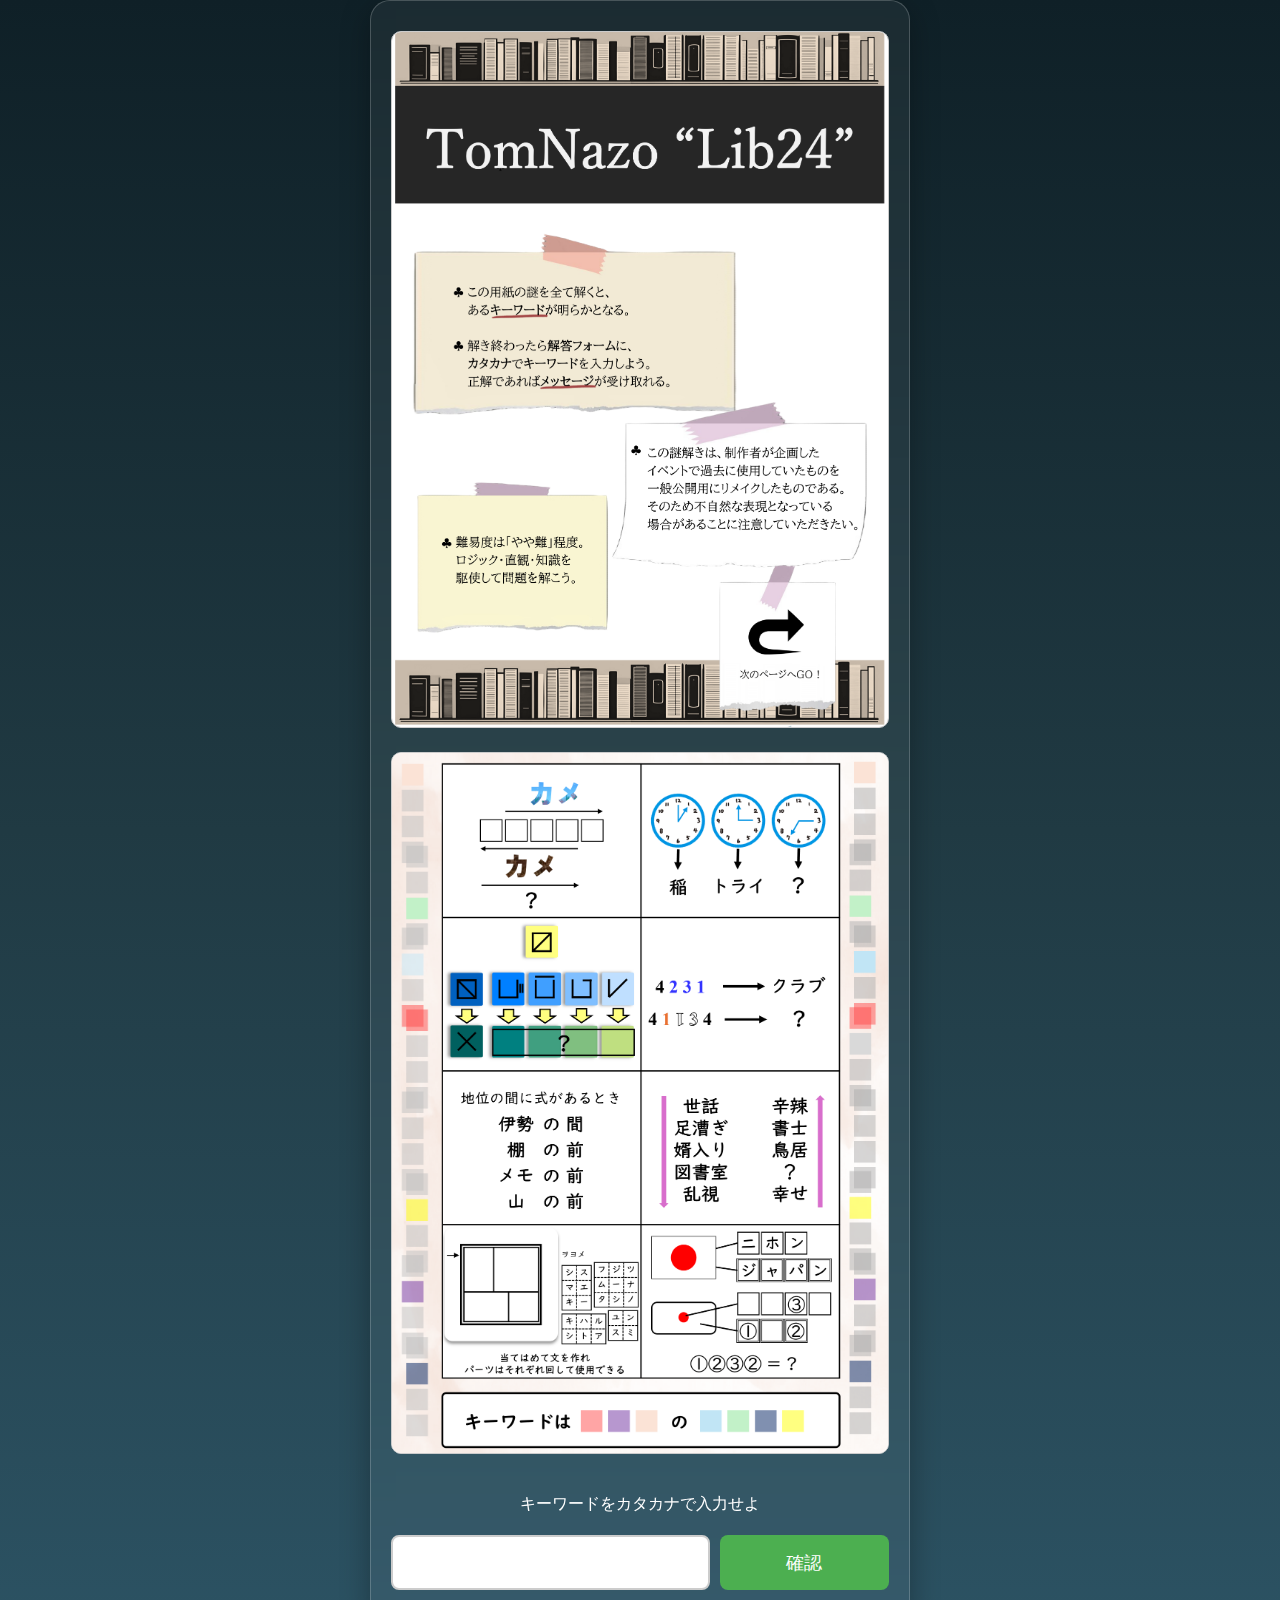
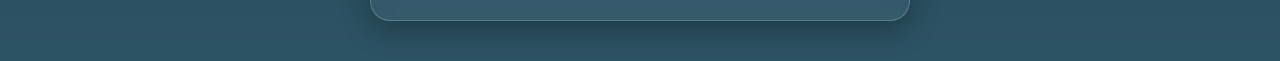
<file: tomnazo_lib24/index.html>
<!DOCTYPE html>
<html lang="ja">

<head>
    <meta charset="UTF-8" />
    <meta name="viewport" content="width=device-width, initial-scale=1.0" />
    <title>TomNazo "Lib24"</title>
    <style>
        * {
            box-sizing: border-box;
        }

        html,
        body {
            margin: 0;
            padding: 0;
            font-family: 'Segoe UI', sans-serif;
            background: linear-gradient(to bottom, #0f2027, #203a43, #2c5364);
            color: #fff;
            display: flex;
            flex-direction: column;
            align-items: center;
            min-height: 100vh;
        }

        #title {
            width: 90%;
            max-width: 600px;
            height: auto;
            border: 1px solid #ccc;
            border-radius: 10px;
            margin: 40px 0 20px;
            background-color: #fff;
        }

        .quiz-img {
            width: 100%;
            max-width: 640px;
            /* ← 以前より少し大きめに */
            height: auto;
            border: 1px solid #ccc;
            border-radius: 10px;
            margin-bottom: 20px;
            background-color: #fff;
        }

        .section-box {
            background: rgba(255, 255, 255, 0.05);
            border: 1px solid rgba(255, 255, 255, 0.2);
            border-radius: 20px;
            padding: 30px 20px;
            max-width: 600px;
            width: 90%;
            box-shadow: 0 8px 30px rgba(0, 0, 0, 0.3);
            backdrop-filter: blur(10px);
            margin-bottom: 40px;
            text-align: center;
        }

        form {
            display: flex;
            flex-direction: row;
            width: 100%;
            justify-content: center;
            gap: 10px;
            margin-top: 20px;
            flex-wrap: wrap;
        }

        input[type="text"] {
            flex: 1 1 60%;
            padding: 15px;
            font-size: 18px;
            border: 2px solid #ccc;
            border-radius: 8px;
            box-sizing: border-box;
        }

        button {
            flex: 1 1 30%;
            padding: 15px;
            font-size: 18px;
            background-color: #4CAF50;
            color: white;
            border: none;
            border-radius: 8px;
            cursor: pointer;
            transition: background-color 0.3s ease;
        }

        button:hover {
            background-color: #45a049;
        }

        .incorrect-result {
            color: #ff4d4d;
            background-color: #ffebeb;
            border: 1px solid #ff4d4d;
            padding: 15px;
            border-radius: 8px;
            box-shadow: 0 4px 8px rgba(255, 77, 77, 0.2);
            margin-top: 10px;
        }

        .correct-result {
            color: #333;
            background-color: #f1f9ff;
            padding: 15px;
            border: 1px solid #ddd;
            border-radius: 8px;
            box-shadow: 0 4px 8px rgba(0, 0, 0, 0.1);
            margin-top: 10px;
        }

        #final-question img {
            width: 90%;
            max-width: 500px;
            height: auto;
            border: 1px solid #ccc;
            border-radius: 10px;
            margin: 20px 0;
        }

        @media (max-width: 500px) {

            input[type="text"],
            button {
                font-size: 16px;
                padding: 12px;
            }
        }
    </style>
</head>

<body>

    <div id="initial-question" class="section-box">
        <!-- クイズ画像を追加 -->
        <img src="quiz_1.png" alt="クイズ1" class="quiz-img">
        <img src="quiz_2.png" alt="クイズ2" class="quiz-img">

        <p>キーワードをカタカナで入力せよ</p>
        <form id="initial-answer-form" onsubmit="return checkInitialAnswer(event)">
            <input type="text" id="initial-answer" name="initial-answer" required>
            <button type="submit">確認</button>
        </form>
        <div id="incorrect-initial-result" class="incorrect-result" style="display: none;">残念！不正解です！</div>
        <div id="initial-answer-result" class="correct-result" style="display: none;">
            <h3>正解です！</h3>
        </div>
    </div>

    <div id="final-question" class="section-box" style="display: none;">
        <h2>最終問題</h2>
        <img src="quiz_last.png" alt="final_question">
        <p>最終問題の答えをカタカナで入力せよ</p>
        <form id="final-answer-form" onsubmit="return checkFinalAnswer(event)">
            <input type="text" id="final-answer" name="final-answer" required>
            <button type="submit">確認</button>
        </form>
        <div id="incorrect-final-result" class="incorrect-result" style="display: none;">残念！不正解です！</div>
        <div id="final-answer-result" class="correct-result" style="display: none;">
            <h3>正解です！</h3>
            <p>ここまで謎を解いてくれてありがとうございます。</p>
            <p>制作者にぜひ感想をお寄せください。</p>
        </div>
    </div>

    <script>
        window.onload = function () {
            document.getElementById("final-question").style.display = "none";
        };
        const correctInitialAnswer = "アカイロ";
        const correctFinalAnswer = "ブンコボン";

        function checkInitialAnswer(event) {
            event.preventDefault();
            const userAnswer = document.getElementById("initial-answer").value.trim();
            if (userAnswer === correctInitialAnswer) {
                document.getElementById("initial-answer-form").style.display = "none";
                document.getElementById("initial-answer-result").style.display = "block";
                document.getElementById("final-question").style.display = "block";
                document.getElementById("incorrect-initial-result").style.display = "none";
            } else {
                document.getElementById("incorrect-initial-result").style.display = "block";
            }
        }

        function checkFinalAnswer(event) {
            event.preventDefault();
            const userAnswer = document.getElementById("final-answer").value.trim();
            if (userAnswer === correctFinalAnswer) {
                document.getElementById("final-answer-form").style.display = "none";
                document.getElementById("final-answer-result").style.display = "block";
                document.getElementById("incorrect-final-result").style.display = "none";
            } else {
                document.getElementById("incorrect-final-result").style.display = "block";
            }
        }
    </script>
</body>

</html>
</file>
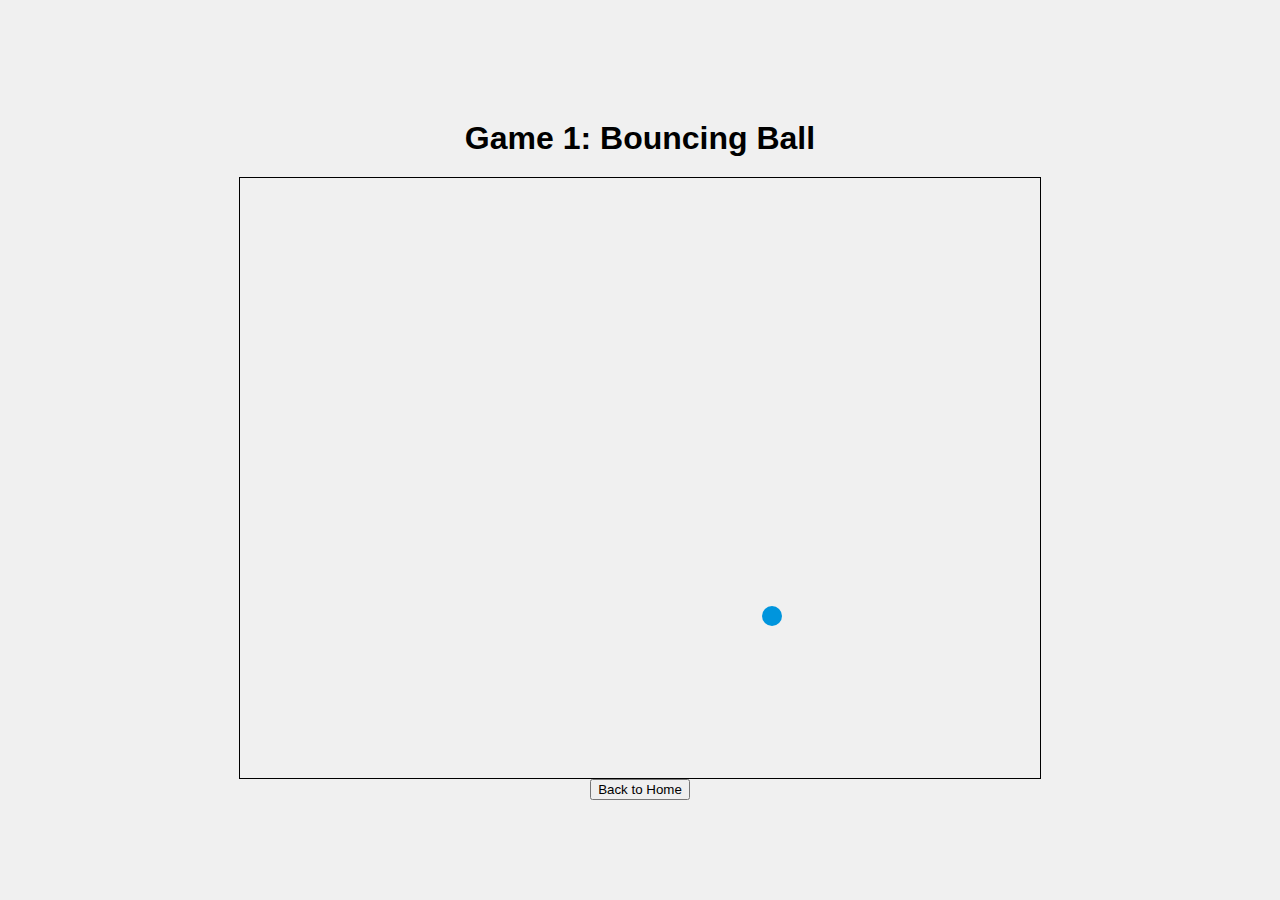
<file: game1.html>
<!DOCTYPE html>
<html lang="en">
<head>
    <meta charset="UTF-8">
    <meta name="viewport" content="width=device-width, initial-scale=1.0">
    <title>Game 1: Bouncing Ball</title>
    <link rel="stylesheet" href="style.css">
</head>
<body>
    <h1>Game 1: Bouncing Ball</h1>
    <canvas id="gameCanvas1" width="800" height="600"></canvas>
    <button onclick="location.href='index.html'">Back to Home</button>
    <script src="scripts/game1.js"></script>
</body>
</html>
</file>
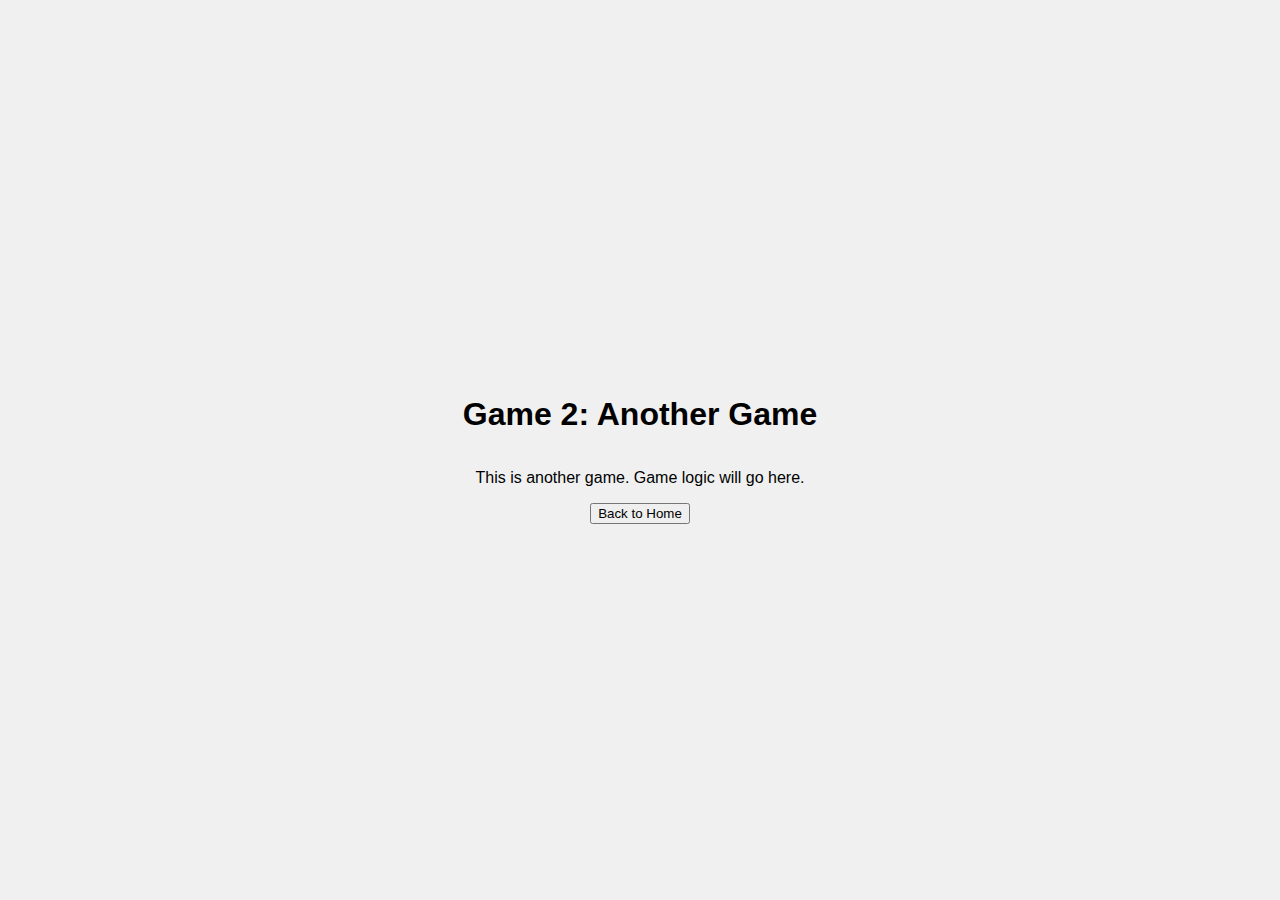
<file: game2.html>
<!DOCTYPE html>
<html lang="en">
<head>
    <meta charset="UTF-8">
    <meta name="viewport" content="width=device-width, initial-scale=1.0">
    <title>Game 2: Another Game</title>
    <link rel="stylesheet" href="style.css">
</head>
<body>
    <h1>Game 2: Another Game</h1>
    <p>This is another game. Game logic will go here.</p>
    <button onclick="location.href='index.html'">Back to Home</button>
    <script src="scripts/game2.js"></script>
</body>
</html>
</file>
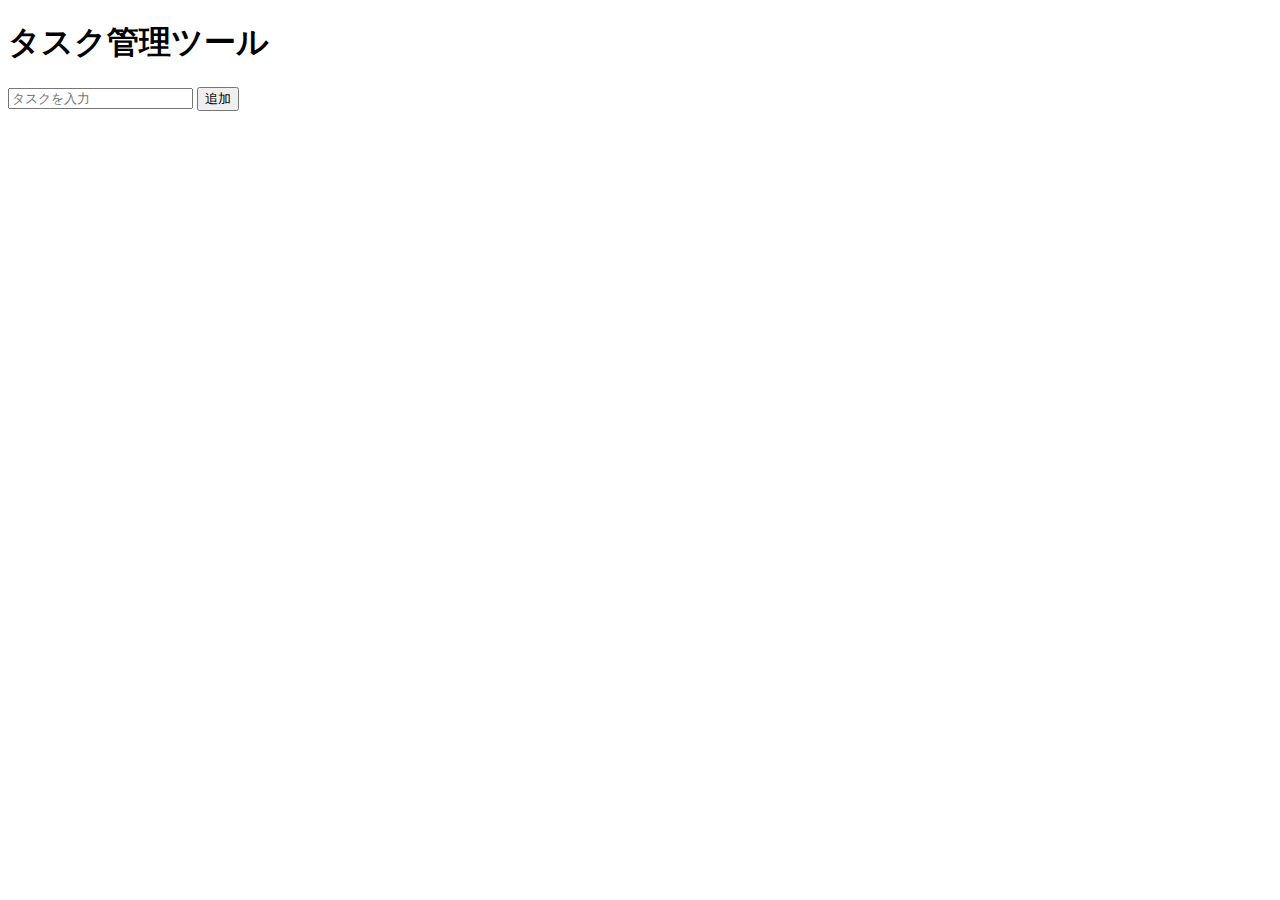
<file: in_progress/task.html>
<!DOCTYPE html>
<html lang="ja">
<head>
    <meta charset="UTF-8">
    <title>タスク管理ツール</title>
    <style>
        body { font-family: Arial, sans-serif; }
        ul { list-style-type: none; padding: 0; }
        li { margin: 5px 0; }
    </style>
    <script>
        function addTask() {
            const taskInput = document.getElementById('taskInput');
            const taskText = taskInput.value.trim();
            if (taskText === '') return;

            const li = document.createElement('li');
            li.textContent = taskText;
            li.onclick = () => li.remove();
            document.getElementById('taskList').appendChild(li);
            taskInput.value = '';
        }
    </script>
</head>
<body>
    <h1>タスク管理ツール</h1>
    <input type="text" id="taskInput" placeholder="タスクを入力">
    <button onclick="addTask()">追加</button>
    <ul id="taskList"></ul>
</body>
</html>
</file>
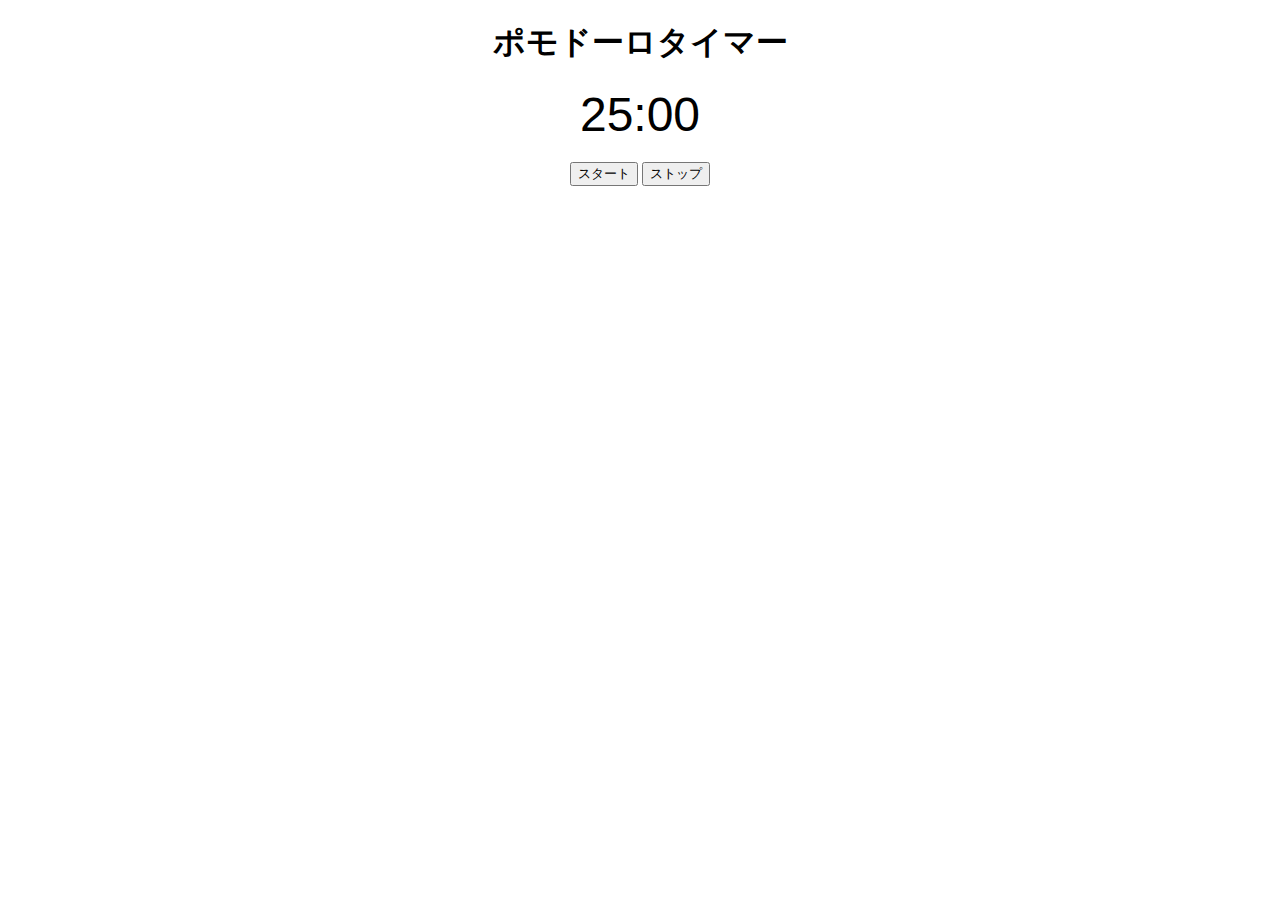
<file: in_progress/timer.html>
<!DOCTYPE html>
<html lang="ja">
<head>
    <meta charset="UTF-8">
    <title>ポモドーロタイマー</title>
    <link rel="manifest" href="manifest.json"> <!-- ここに追加 -->
    <style>
        body { font-family: Arial, sans-serif; text-align: center; }
        #time { font-size: 48px; margin: 20px; }
    </style>
    <script>
        let timer;
        let seconds = 1500; // 25分
        let isWorking = true;

        function updateTime() {
            const minutes = Math.floor(seconds / 60);
            const secs = seconds % 60;
            document.getElementById('time').textContent = `${minutes}:${secs < 10 ? '0' : ''}${secs}`;
            if (seconds > 0) {
                seconds--;
            } else {
                clearInterval(timer);
                alert(isWorking ? "作業時間終了！休憩を取りましょう。" : "休憩時間終了！作業を再開しましょう。");
                isWorking = !isWorking;
                seconds = isWorking ? 1500 : 300; // 25分または5分にリセット
                startTimer();
            }
        }

        function startTimer() {
            timer = setInterval(updateTime, 1000);
        }

        function stopTimer() {
            clearInterval(timer);
        }
    </script>
</head>
<body>
    <h1>ポモドーロタイマー</h1>
    <div id="time">25:00</div>
    <button onclick="startTimer()">スタート</button>
    <button onclick="stopTimer()">ストップ</button>
</body>
</html>
</file>
<file: style.css>
body {
    display: flex;
    flex-direction: column;
    justify-content: center;
    align-items: center;
    height: 100vh;
    margin: 0;
    background-color: #f0f0f0;
    font-family: Arial, sans-serif;
    text-align: center;
}

h1 {
    margin: 20px 0;
}

canvas {
    border: 1px solid black;
    width: 90%;
    height: auto;
    max-width: 800px;
}
</file>
<file: library_quiz/style.css>
html {
    display: flex;
    flex-direction: column;
    box-sizing: border-box;
    align-items: center;
    justify-content: center;
}

/* 全体を中央寄せ */
body {
    display: flex;
    max-width: 800px;
    flex-direction: column;
    align-items: center;
    min-height: 100vh;
    margin: 5%; 
    font-family: Arial, sans-serif;
    background-color: #f9f9f9;
}



/* 見出しのスタイル */
#title {
    width: 90%;
    height: auto;
    border: 1px solid #ccc;
    border-radius: 10px;
    margin-bottom: 20px;
}

/* 水平線のスタイル */
hr {
    border-width: 0px 0px 0px 0px; /* 線の太さを指定 */
    border-style: dashed; /* 線の種類を指定 */
    border-color: cadetblue; /*線の色を指定 */
    height: 5px;
}

/*フォーム全体のスタイル */
form {
    display: flex;
    flex-direction: row;
    width: 90%;
    margin-top: 20px;
    margin-left: auto;  /* 左寄せを解除 */
    margin-right: auto; /* 右寄せを解除して中央に配置 */
    gap: 10px; /* 入力欄とボタンの間隔 */
    justify-content: center;
}

/* テキスト入力欄 */
input[type="text"] {
    width: 70%; /* フォーム幅に合わせて広がる */
    padding: 15px;
    font-size: 18px;
    border: 2px solid #ccc;
    border-radius: 8px;
    box-sizing: border-box;
}

/* ボタン */
button {
    width: 30%; /* ボタンもフォームに合わせて広がる */
    padding: 15px;
    font-size: 18px;
    background-color: #4CAF50;
    color: white;
    border: none;
    border-radius: 8px;
    cursor: pointer;
}

/* ボタンホバー時のスタイル */
button:hover {
    background-color: #45a049;
}

#initial-question {
    width: 90%;
    text-align: center;
    align-items: center;
    margin-top: 20px;
}

#final-question {
    display: none; /* 初期状態で非表示 */
    width: 90%;
    text-align: center;
    align-items: center;
    margin-top: 20px;
}

#final-question img {
    width: 90%;
    height: auto;
    border: 1px solid #ccc;
    border-radius: 10px;
    margin-bottom: 20px;
}

/* 結果メッセージ */
#initial-answer-result, #final-answer-result {
    display: none; /* 初期状態で非表示 */
    color: #333;
    background-color: #f1f9ff;
    padding: 15px;
    border: 1px solid #ddd;
    border-radius: 8px;
    box-shadow: 0 4px 8px rgba(0, 0, 0, 0.1);
    margin-top: 10px;
}

/* 不正解メッセージのスタイル */
.incorrect-result {
    color: #ff4d4d;
    background-color: #ffebeb;
    border: 1px solid #ff4d4d;
    padding: 15px;
    border-radius: 8px;
    box-shadow: 0 4px 8px rgba(255, 77, 77, 0.1);
    margin-top: 10px;
}
</file>
